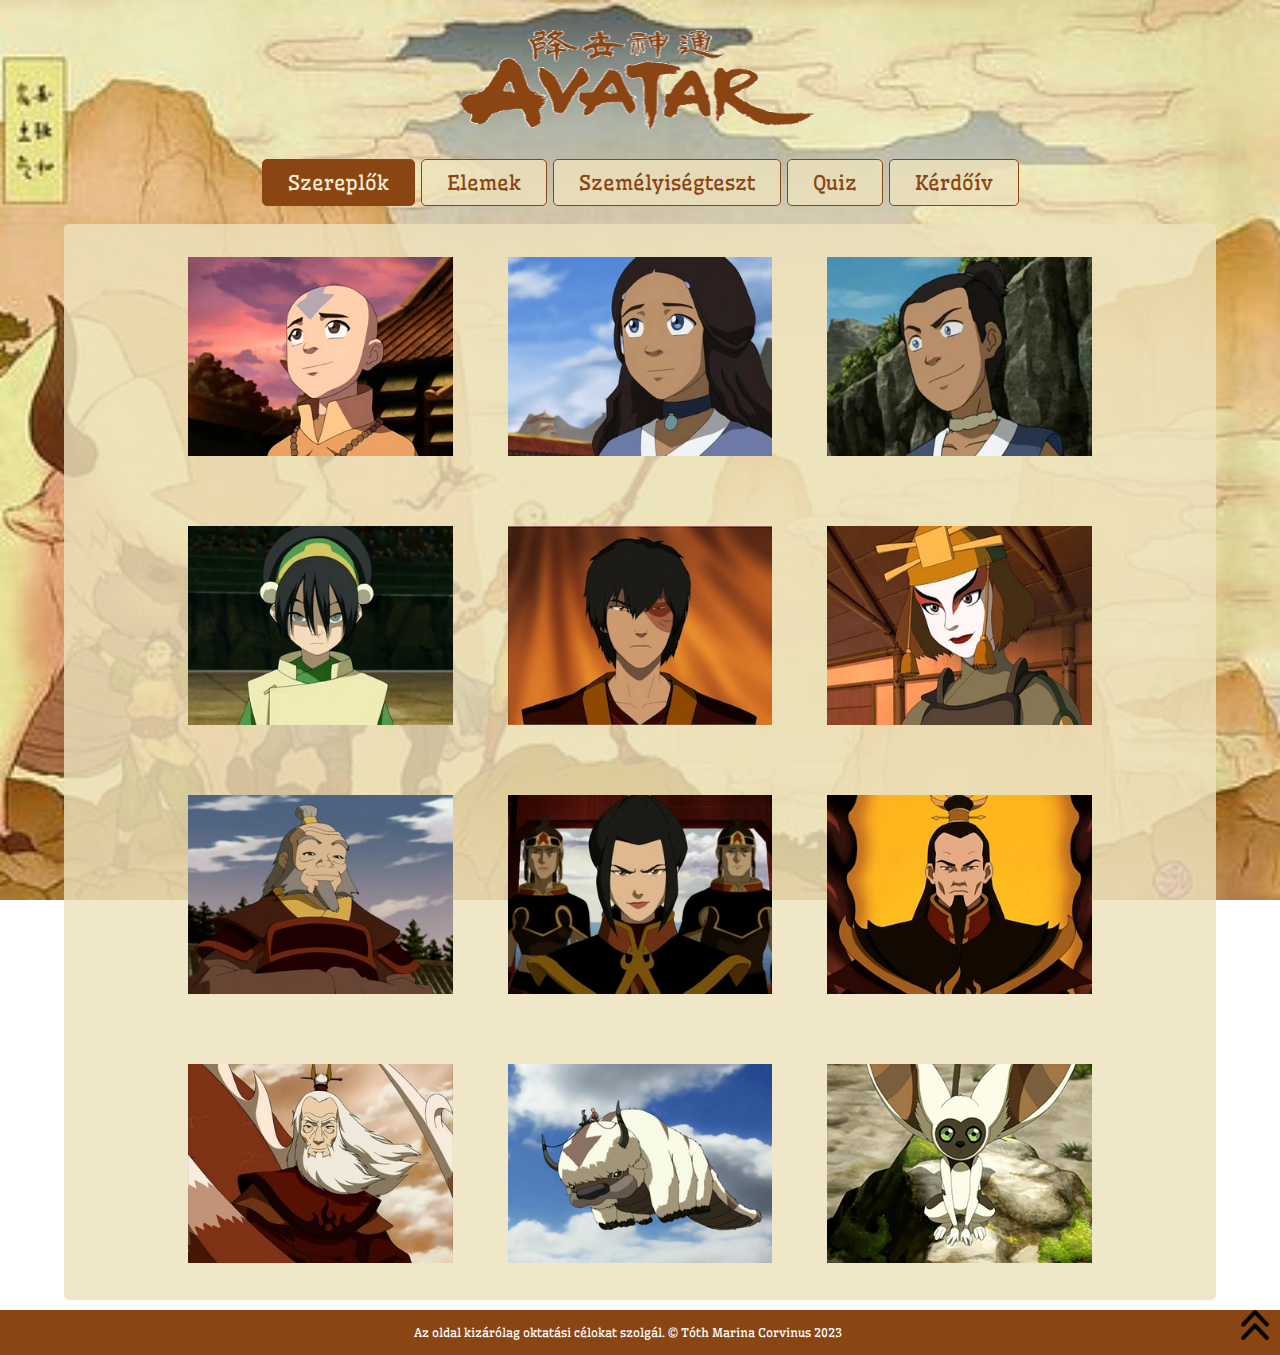
<file: index.html>
<!DOCTYPE html>
<html lang="hu">
<head>
    <meta charset="UTF-8">
    <meta name="viewport" content="width=device-width>, initial-scale=1.0">
    <meta name="author" content="Tóth Marina">
    <meta name="copyright" content="Csak tanulmányi célokra">
    <meta name="deccribtion" content="Avatar: Az utolsó léghajlító animációs sorozat bemutatása">

    <title>A:TLA</title>
    <link rel="shortcut icon" href="kepek/favicon/favicon_siklo.jpg" type="image/x-icon">
    <link rel="stylesheet" href="style.css">
    <script src="script_avatar.js"></script>
    
</head>
<body>
    
    <header id="sotet"><a href="#"><img class="fejlec" src="kepek/fejlec.png" alt="Avatar"></a></header>
    
    <nav>
    <ul>
        <li><a href="#" class="active">Szereplők</a></li>  
        <li><a href="world.html">Elemek</a></li>  
        <li><a href="szemteszt.html">Személyiségteszt</a></li>  
        <li><a href="quiz.html">Quiz</a></li>  
        <li><a href="kerdoiv.html">Kérdőív</a></li>  
    </ul>
    </nav>
    
    <div>
    <article class="szereplok">
        <img class ="cast nagyobb" id="cast_kep1" src="cast/kep1.jpg" alt="Avatar Aang" onmouseover=EgerFelette(11) onmouseout="EgerFelette(1)">    
        <img class ="cast nagyobb" id="cast_kep2" src="cast/kep2.jpg" alt="Katara" onmouseover=EgerFelette(22) onmouseout="EgerFelette(2)"> 
        <img class ="cast nagyobb" id="cast_kep3" src="cast/kep3.jpg" alt="Sokka" onmouseover=EgerFelette(33) onmouseout="EgerFelette(3)">
        <img class ="cast nagyobb" id="cast_kep4" src="cast/kep4.jpg" alt="Toph Beifong" onmouseover=EgerFelette(44) onmouseout="EgerFelette(4)">
        <img class ="cast nagyobb" id="cast_kep5" src="cast/kep5.jpg" alt="Zuko" onmouseover=EgerFelette(55) onmouseout="EgerFelette(5)">
        <img class ="cast nagyobb" id="cast_kep6" src="cast/kep6.jpg" alt="Suki" onmouseover=EgerFelette(66) onmouseout="EgerFelette(6)">
        <img class ="cast nagyobb" id="cast_kep7" src="cast/kep7.jpg" alt="Iroh" onmouseover=EgerFelette(77) onmouseout="EgerFelette(7)">
        <img class ="cast nagyobb" id="cast_kep8" src="cast/kep8.jpg" alt="Azula" onmouseover=EgerFelette(88) onmouseout="EgerFelette(8)">
        <img class ="cast nagyobb" id="cast_kep9" src="cast/kep9.jpg" alt="Tűz Ura Ozai" onmouseover=EgerFelette(99) onmouseout="EgerFelette(9)">
        <img class ="cast nagyobb" id="cast_kep10" src="cast/kep10.jpg" alt="Avatar Roku" onmouseover=EgerFelette(100) onmouseout="EgerFelette(10)">
        <img class ="cast nagyobb" id="cast_kep20" src="cast/kep20.jpg" alt="Appa" onmouseover=EgerFelette(200) onmouseout="EgerFelette(20)">
        <img class ="cast nagyobb" id="cast_kep30" src="cast/kep30.jpg" alt="Momo" onmouseover=EgerFelette(300) onmouseout="EgerFelette(30)">
    </article>
    
    </div>
    <img src="kepek/arrow.png" alt="Felfelé mutató nyíl" class="nyil" onclick="Fel()">
    <footer>Az oldal kizárólag oktatási célokat szolgál. &copy; Tóth Marina Corvinus 2023</footer>

</body>
</html>
</file>
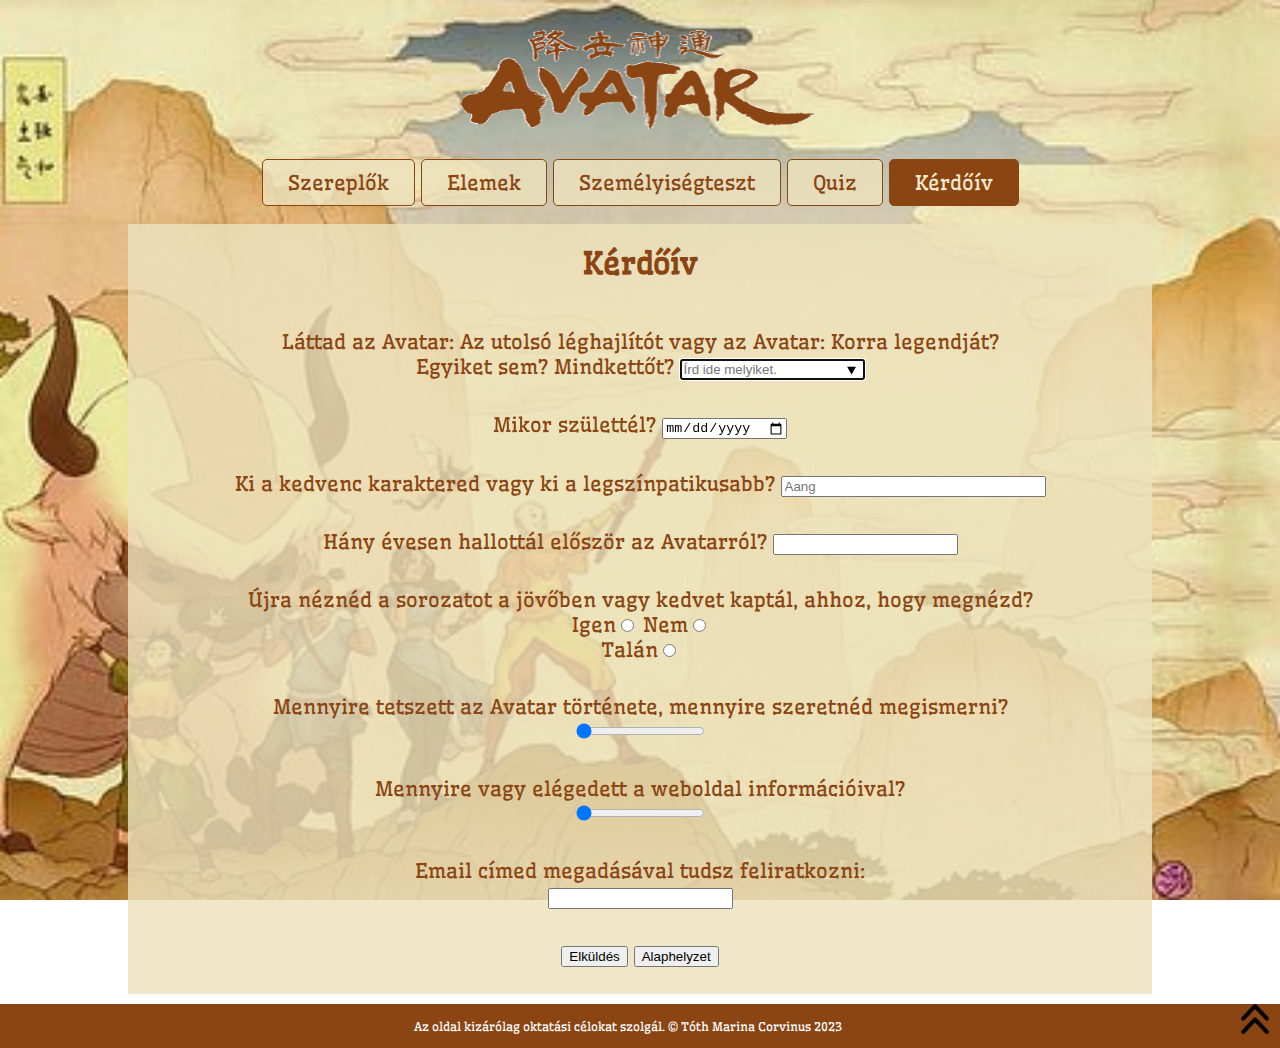
<file: kerdoiv.html>
<!DOCTYPE html>
<html lang="hu">
<head>
    <meta charset="UTF-8">
    <meta name="viewport" content="width=device-width>, initial-scale=1.0">
    <meta name="author" content="Tóth Marina">
    <meta name="copyright" content="Csak tanulmányi célokra">
    <meta name="deccribtion" content="Avatar: Az utolsó léghajlító animációs sorozat bemutatása">

    <title>A:TLA - Kérdőív</title>
    <link rel="shortcut icon" href="kepek/favicon/favicon_siklo.jpg" type="image/x-icon">
    <link rel="stylesheet" href="style.css">
    <script src="urlap_validalas/jquery-3.7.1.min.js"></script>
    <script src="urlap_validalas/jquery-validation-1.19.5/dist/jquery.validate.js"></script>
    <script src="script_avatar.js"></script>
    <script>
      $(document).ready(function(){
      $("#kerdoivform").validate({
  
      rules: {
      latotthoz: "required",
      szulido: "required",
      nev: {
      required: true,
      minlength:2,
      },
      kor: "required",
      ujra: {
      required: true,
      },
      feliratkozo: {
      required: true,
      email: true
      },
      },
      messages: {
      latotthoz: "<br>Kérlek írd be melyiket ismered!",
      szulido: "<br>Add meg a születési dátumod!",
      nev: "<br>Írd be egy karakter nevét!",
      kor: "<br>Add meg hány éves voltál!",
      ujra: "<p>Válassz egyet!</p>",
      
      feliratkozo: "<br>Valós email címet adj meg!",
      },
      });
      });
    </script>
    <style>
        label.error {
            color: #FB3A3A;
            font-weight: bold;
        }
    </style>
</head>
<body>
    <header><a href="index.html"><img class="fejlec" src="kepek/fejlec.png" alt="Avatar"></a></header>
    <nav>
        <ul>
            <li><a href="index.html" >Szereplők</a></li>
            <li><a href="world.html">Elemek</a></li>
            <li><a href="szemteszt.html">Személyiségteszt</a></li>
            <li><a href="quiz.html" >Quiz</a></li>
            <li><a href="#" class="active">Kérdőív</a></li>
         </ul>
        </nav>
    <form id="kerdoivform" class="quizform" method="post" action="http://szamtud.uni-corvinus.hu/receive.php">
        <table class="kerdoiv">
            <caption class="kerdoiv">Kérdőív</caption>
            <tr>                
                <td class="kerdoiv"><label for="elsohoz">Láttad az Avatar: Az utolsó léghajlítót vagy az Avatar: Korra legendját?<br>Egyiket sem? Mindkettőt?</label>
                    <input type="text" list="elso" id="elsohoz"  name="latotthoz" placeholder="Írd ide melyiket." autofocus>
                    <datalist id="elso">
                        <option value="Avatar: Az utolsó léghajlító"></option>
                        <option value="Avatar: Korra legendja"></option>
                        <option value="Mindkettőt"></option>
                        <option value="Egyiket sem"></option>
                    </datalist>

                </td>
            </tr>
            <tr>
                <td class="kerdoiv"><label for="masodik">Mikor születtél?</label>
                    <input type="date" name="szulido" id="masodik" required>
                </td>
            </tr>
            <tr>
                <td class="kerdoiv"><label for="harmadik">Ki a kedvenc karaktered vagy ki a legszínpatikusabb?</label>
                    <input type="text" size="30" placeholder="Aang" name="nev" id="harmadik" required>
                </td>
            </tr>
            <tr>
                <td class="kerdoiv"><label for="negyedik">Hány évesen hallottál először az Avatarról?</label>
                    <input type="number" name="kor" id="negyedik" required>
                </td>
            </tr>
            <tr>
                <td class="kerdoiv"><label for="otodikI">Újra néznéd a sorozatot a jövőben vagy kedvet kaptál, ahhoz, hogy megnézd?</label><br>
                    <label for="otodikI">Igen</label><input type="radio" name="ujra" id="otodikI" value="igen">
                    <label for="otodikN">Nem</label><input type="radio" name="ujra" id="otodikN" value="nem"><br>
                    <label for="otodikT">Talán</label><input type="radio" name="ujra" id="otodikT" value="talan">
                </td>
            </tr>
            <tr>
                <td class="kerdoiv"><label for="hatodik">Mennyire tetszett az Avatar története, mennyire szeretnéd megismerni?</label><br>
                    <input type="range" min="1" max="10" step ="1" value ="1" name="tetszett" id="hatodik">                    
                </td>
            </tr>
            <tr>
                <td class="kerdoiv"><label for="hetedik">Mennyire vagy elégedett a weboldal információival?</label><br>
                    <input type="range" min="1" max="10" step ="1" value ="1" name="elegedett" id="hetedik">
                </td>
            </tr>
            <tr>
                <td class="kerdoiv"><label for="nyolcadik">Email címed megadásával tudsz feliratkozni:</label><br>
                    <input type="email" name="feliratkozo" id="nyolcadik">
                </td>
            </tr>
            <tr>
                <td class="kerdoiv">
                    <input type="submit" name="kuldes" id="kuld" value="Elküldés">
                    <input type="button" name="torles" id="torol" value="Alaphelyzet" onclick="window.location.reload()">
                </td>
            </tr>
        </table>
    </form>
    <img src="kepek/arrow.png" alt="Felfelé mutató nyíl" class="nyil" onclick="Fel()">
    <footer>Az oldal kizárólag oktatási célokat szolgál. &copy; Tóth Marina Corvinus 2023</footer>
</body>
</html>
</file>
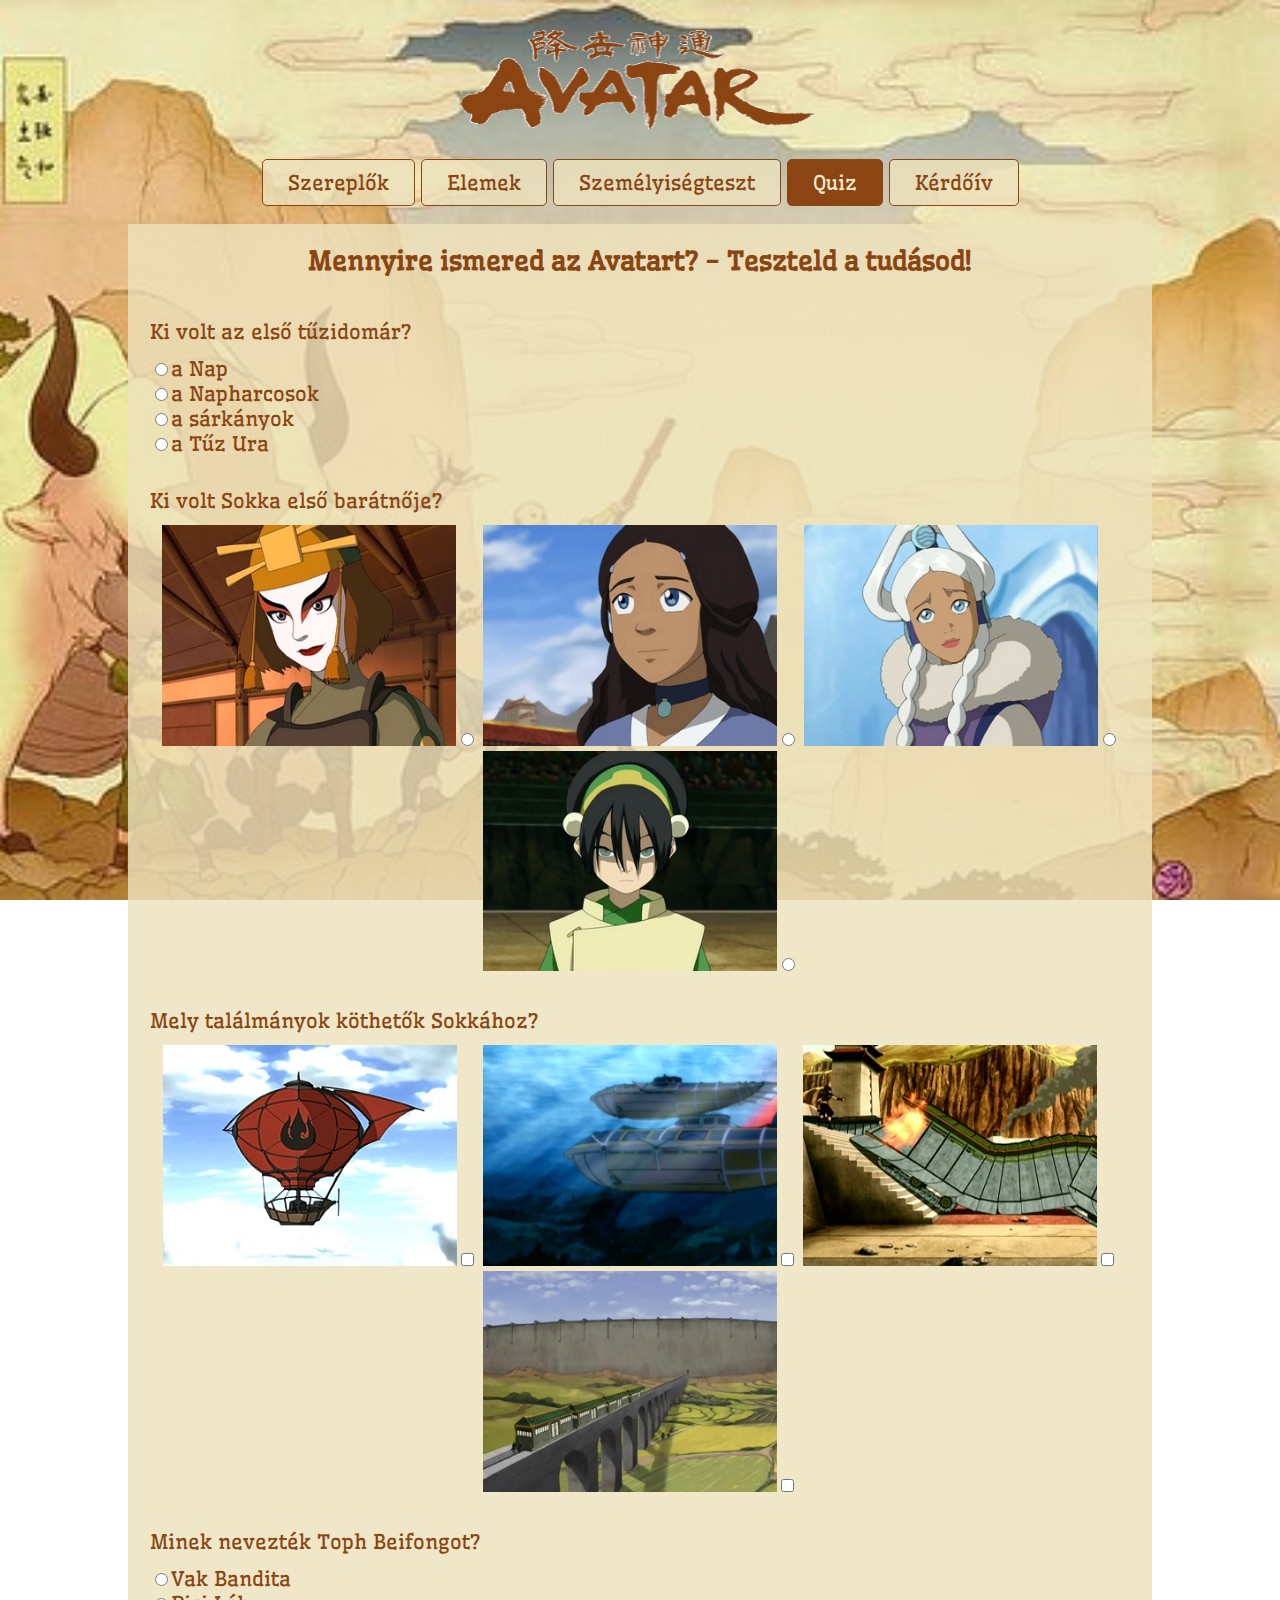
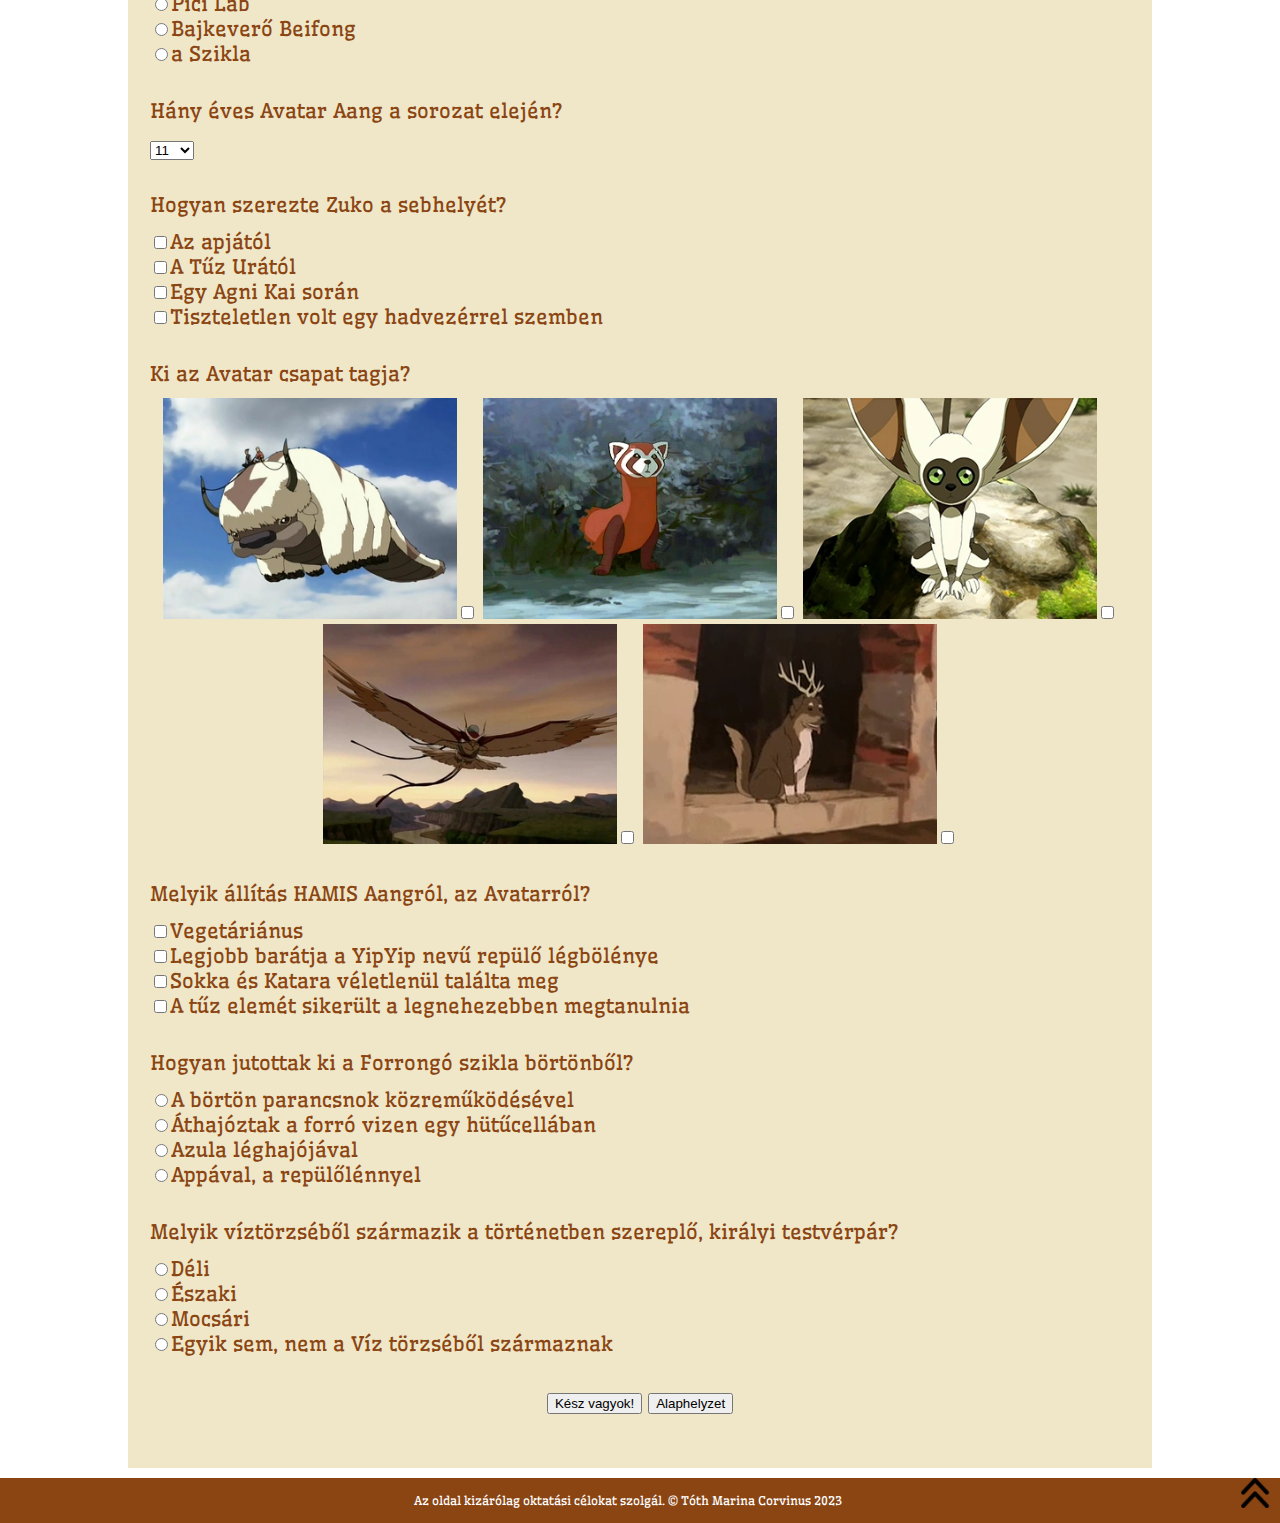
<file: quiz.html>
<!DOCTYPE html>
<html lang="hu">
<head>
    <meta charset="UTF-8">
    <meta name="viewport" content="width=device-width>, initial-scale=1.0">
    <meta name="author" content="Tóth Marina">
    <meta name="copyright" content="Csak tanulmányi célokra">
    <meta name="deccribtion" content="Avatar: Az utolsó léghajlító animációs sorozat bemutatása">

    <title>A:TLA - Quiz</title>
    <link rel="shortcut icon" href="kepek/favicon/favicon_siklo.jpg" type="image/x-icon">
    <link rel="stylesheet" href="style.css">
</head>
<body>
    <header><a href="index.html"><img class="fejlec" src="kepek/fejlec.png" alt="Avatar"></a></header>
    <nav>
        <ul>
            <li><a href="index.html" >Szereplők</a></li>
            <li><a href="world.html">Elemek</a></li>
            <li><a href="szemteszt.html">Személyiségteszt</a></li>
            <li><a href="#" class="active">Quiz</a></li>
            <li><a href="kerdoiv.html">Kérdőív</a></li>
         </ul>
        </nav>
    <form class="quizform">
    <table class="quiz">
        <caption class="quiz">Mennyire ismered az Avatart? - Teszteld a tudásod!</caption>
        <tr>
            <td>Ki volt az első tűzidomár?</td>
        </tr>
        <tr>
            <td>
                <input type="radio" name="elso" id="egy1"><label for="egy1">a Nap</label><br>
                <input type="radio" name="elso" id="egy2"><label for="egy2">a Napharcosok</label><br>
                <input type="radio" name="elso" id="egy3"><label for="egy3">a sárkányok</label><br>
                <input type="radio" name="elso" id="egy4"><label for="egy4">a Tűz Ura</label>
                <p id="eredmeny1" class="quiz_eredmeny"></p>
            </td>
        </tr>
        <tr>
            <td>Ki volt Sokka első barátnője?</td>
        </tr>
        <tr>
            <td class="quiz2">
                <label for="ketto1"><img class="quiz2" src="cast/kep6.jpg" alt="Suki"></label><input type="radio" name="masodik" id="ketto1">
                <label for="ketto2"><img class="quiz2" src="cast/kep2.jpg" alt="Katara"></label><input type="radio" name="masodik" id="ketto2">
                <label for="ketto3"><img class="quiz2" src="kepek/teszt/kep_quiz1.jpg" alt="Yue hercegnő"></label><input type="radio" name="masodik" id="ketto3">
                <label for="ketto4"><img class="quiz2" src="cast/kep4.jpg" alt="Toph"></label><input type="radio" name="masodik" id="ketto4">
                <p id="eredmeny2" class="quiz_eredmeny"></p>
            </td>
        </tr>
        <tr>
            <td>Mely találmányok köthetők Sokkához?</td>
        </tr>
        <tr>
            <td class="quiz2">
                <label for="harom1"><img class="quiz2" src="kepek/teszt/harom1.jpg" alt="Légahjó"></label><input type="checkbox" name="harmadik1" id="harom1">
                <label for="harom2"><img class="quiz2" src="kepek/teszt/harom2.jpg" alt="Tengeralattjáró"></label><input type="checkbox" name="harmadik2" id="harom2">
                <label for="harom3"><img class="quiz2" src="kepek/teszt/harom3.jpg" alt="Tank"></label><input type="checkbox" name="harmadik3" id="harom3">
                <label for="harom4"><img class="quiz2" src="kepek/teszt/harom4.jpg" alt="Felüljáró vonat"></label><input type="checkbox" name="harmadik4" id="harom4">
                <p id="eredmeny3" class="quiz_eredmeny"></p>
            </td>
        </tr>
        <tr>
            <td>Minek nevezték Toph Beifongot?</td>
        </tr>
        <tr>
            <td>
                <input type="radio" name="negyedik" id="negy1"><label for="negy1">Vak Bandita</label><br>
                <input type="radio" name="negyedik" id="negy2"><label for="negy2">Pici Láb</label><br>
                <input type="radio" name="negyedik" id="negy3"><label for="negy3">Bajkeverő Beifong</label><br>
                <input type="radio" name="negyedik" id="negy4"><label for="negy4">a Szikla</label>
                <p id="eredmeny4" class="quiz_eredmeny"></p>
            </td>
        </tr>
        <tr>
            <td>Hány éves Avatar Aang a sorozat elején?</td>
        </tr>
        <tr>
            <td>
                <select name="otodik" id="ot">
                    <option id="11">11</option>
                    <option id="12">12</option>
                    <option id="13">13</option>
                    <option id="14">14</option>
                    <option id="15">15</option>
                    <option id="112">112</option>
                    <option id="113">113</option>
                    <option id="114">114</option>
                    <option id="115">115</option>
                </select>
                <p id="eredmeny5" class="quiz_eredmeny"></p>
            </td>
        </tr>
        <tr>
            <td>Hogyan szerezte Zuko a sebhelyét?</td>
        </tr>
        <tr>
            <td>
                <input type="checkbox" name="hatodik1" id="hat1"><label for="hat1">Az apjától</label><br>
                <input type="checkbox" name="hatodik2" id="hat2"><label for="hat2">A Tűz Urától</label><br>
                <input type="checkbox" name="hatodik3" id="hat3"><label for="hat3">Egy Agni Kai során</label><br>
                <input type="checkbox" name="hatodik4" id="hat4"><label for="hat4">Tiszteletlen volt egy hadvezérrel szemben</label><br>
                <p id="eredmeny6" class="quiz_eredmeny"></p>
            </td>
        </tr>
        <tr>
            <td>Ki az Avatar csapat tagja?</td>
        </tr>
        <tr>
            <td class="quiz2">
                <label for="het1"><img class="quiz2" src="cast/kep20.jpg" alt="Appa"></label><input type="checkbox" name="hetedik1" id="het1">
                <label for="het2"><img class="quiz2" src="kepek/teszt/het1.jpg" alt="Vöröspanda"></label><input type="checkbox" name="hetedik2" id="het2">
                <label for="het3"><img class="quiz2" src="cast/kep30.jpg" alt="Momo"></label><input type="checkbox" name="hetedik3" id="het3">
                <label for="het4"><img class="quiz2" src="kepek/teszt/het2.jpg" alt="Sólyom"></label><input type="checkbox" name="hetedik4" id="het4">
                <label for="het5"><img class="quiz2" src="kepek/teszt/het3.jpg" alt="Szarvaskutya"></label><input type="checkbox" name="hetedik5" id="het5">
                <p id="eredmeny7" class="quiz_eredmeny"></p>
            </td>
        </tr>
        <tr>
            <td>Melyik állítás HAMIS Aangról, az Avatarról?</td>
        </tr>
        <tr>
            <td><input type="checkbox" name="nyolcadik1" id="nyolc1"><label for="nyolc1">Vegetáriánus</label><br>
                <input type="checkbox" name="nyolcadik2" id="nyolc2"><label for="nyolc2">Legjobb barátja a YipYip nevű repülő légbölénye</label><br>
                <input type="checkbox" name="nyolcadik3" id="nyolc3"><label for="nyolc3">Sokka és Katara véletlenül találta meg</label><br>
                <input type="checkbox" name="nyolcadik4" id="nyolc4"><label for="nyolc4">A tűz elemét sikerült a legnehezebben megtanulnia</label><br>
                <p id="eredmeny8" class="quiz_eredmeny"></p>
            </td>
        </tr>
        <tr>
            <td>Hogyan jutottak ki a Forrongó szikla börtönből?</td>
        </tr>
        <tr>
            <td>
                <input type="radio" name="kilencedik" id="kilenc1"><label for="kilenc1">A börtön parancsnok közreműködésével</label><br>
                <input type="radio" name="kilencedik" id="kilenc2"><label for="kilenc2">Áthajóztak a forró vizen egy hütűcellában</label><br>
                <input type="radio" name="kilencedik" id="kilenc3"><label for="kilenc3">Azula léghajójával</label><br>
                <input type="radio" name="kilencedik" id="kilenc4"><label for="kilenc4">Appával, a repülőlénnyel</label><br>
                <p id="eredmeny9" class="quiz_eredmeny"></p>
            </td>   
        </tr>
        <tr>
            <td>Melyik víztörzséből származik a történetben szereplő, királyi testvérpár?</td>
        </tr>
        <tr>
            <td>
                <input type="radio" name="tizedik" id="tiz1"><label for="tiz1">Déli</label><br>
                <input type="radio" name="tizedik" id="tiz2"><label for="tiz2">Északi</label><br>
                <input type="radio" name="tizedik" id="tiz3"><label for="tiz3">Mocsári</label><br>
                <input type="radio" name="tizedik" id="tiz4"><label for="tiz4">Egyik sem, nem a Víz törzséből származnak</label><br>
                <p id="eredmeny10" class="quiz_eredmeny"></p>
            </td>
        </tr>
        <tr>
            <td class="gombok"><input type="button" value="Kész vagyok!" onclick="elkuldes()">
                <input type="reset" value="Alaphelyzet" onClick="ures()">
                <p id="eredmeny" class="quiz_eredmeny" style="text-align: center; font-size: 32px;"></p>
                
            </td>
        </tr>
    </table>
</form>
<img src="kepek/arrow.png" alt="Felfelé mutató nyíl" class="nyil" onclick="Fel()">
    <footer>Az oldal kizárólag oktatási célokat szolgál. &copy; Tóth Marina Corvinus 2023</footer>
    <script src="script_avatar.js">
        
        
    </script>
</body>
</html>
</file>
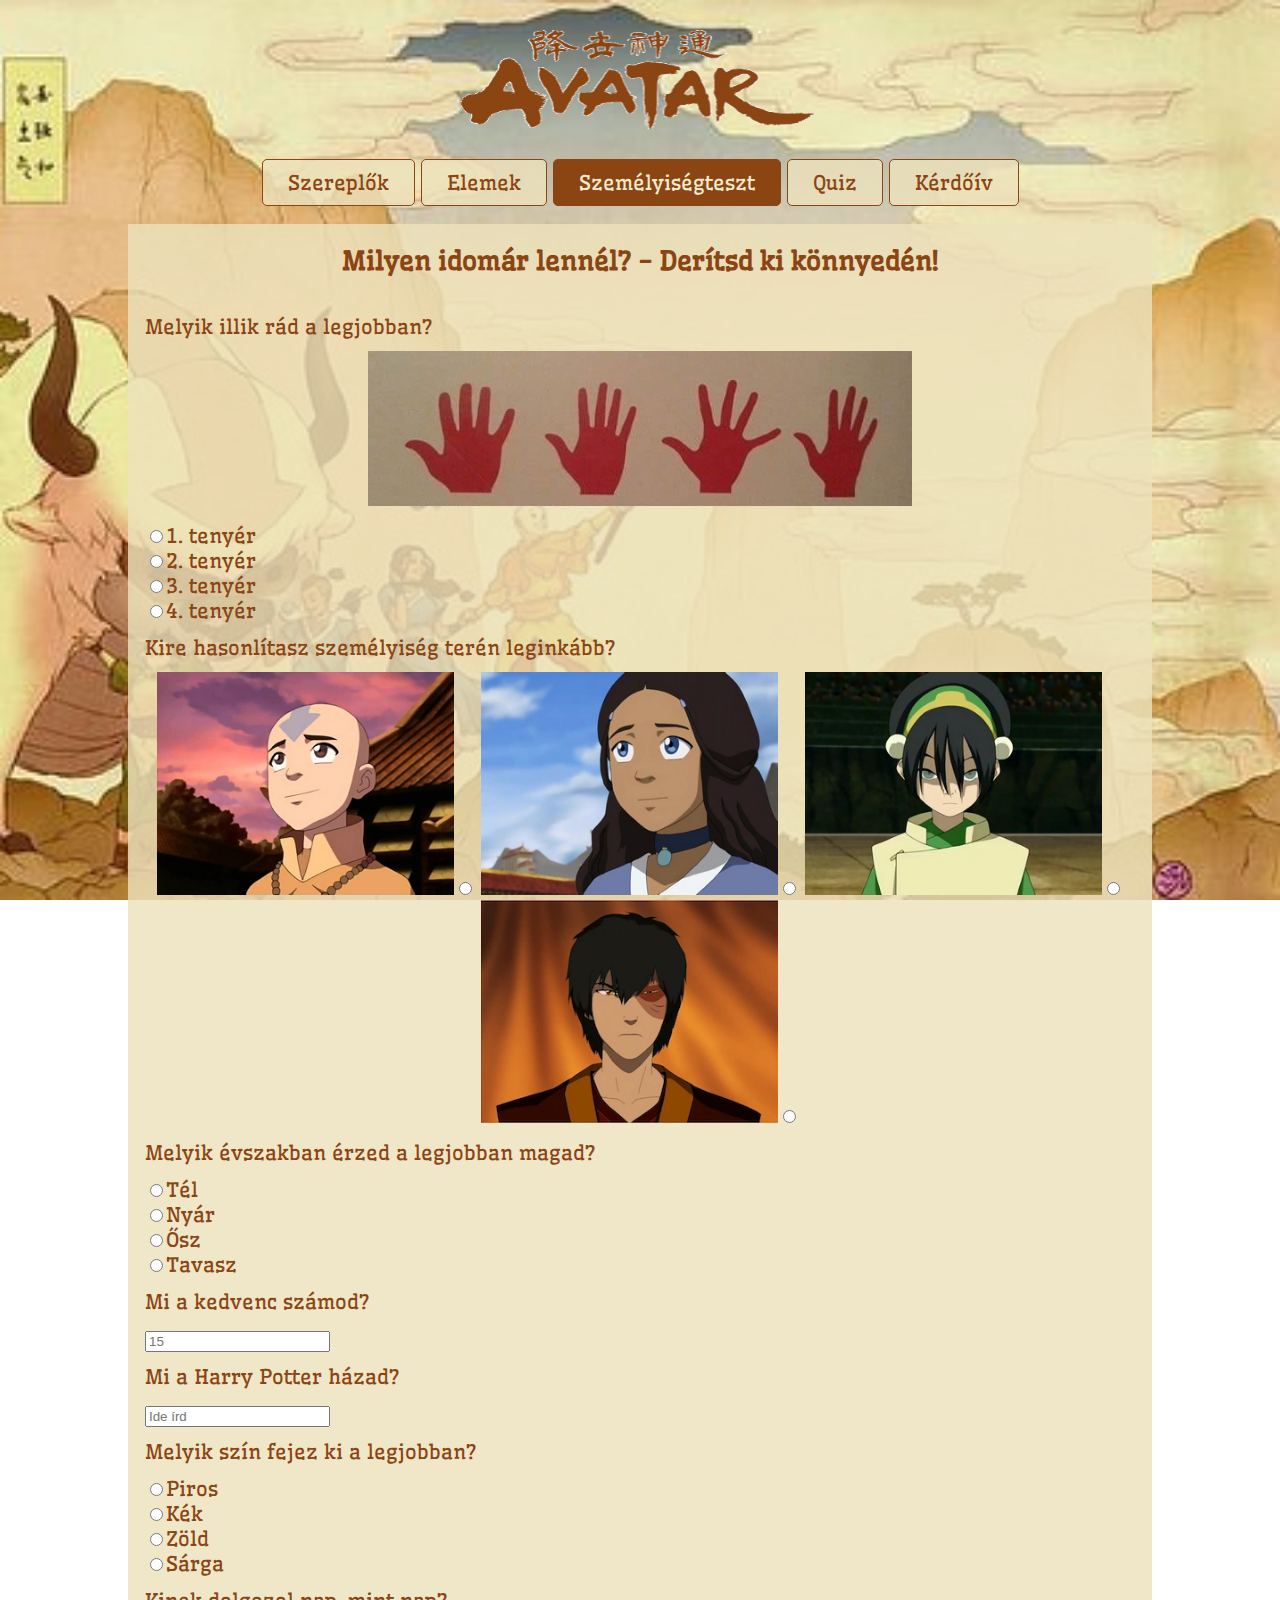
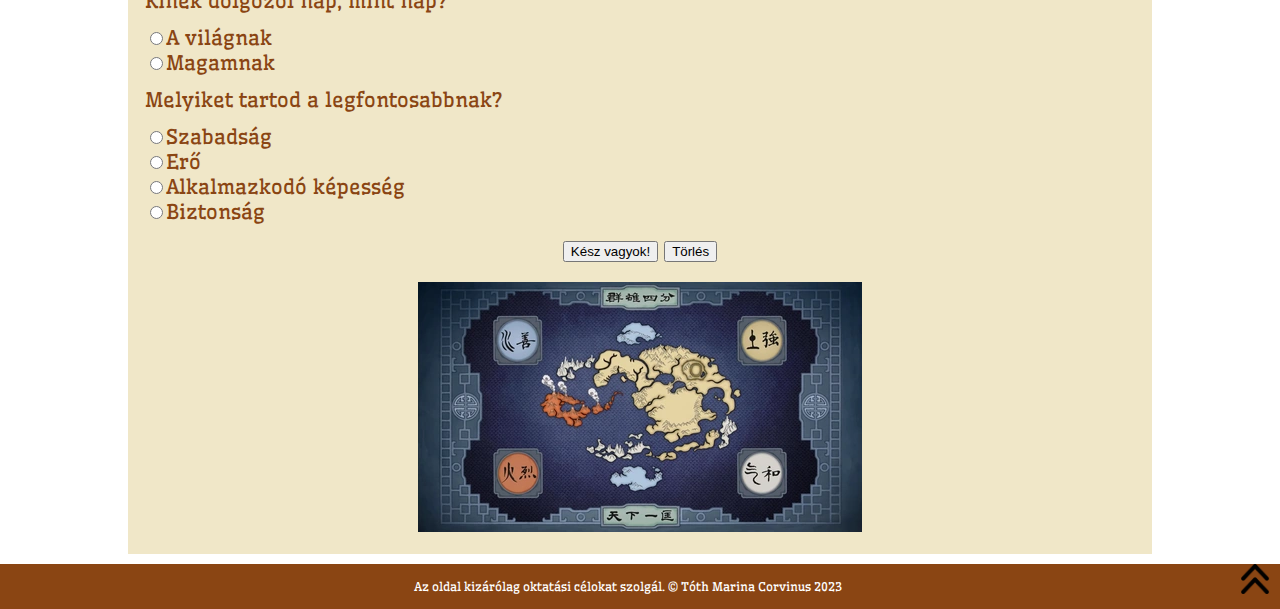
<file: szemteszt.html>
<!DOCTYPE html>
<html lang="hu">
<head>
    <meta charset="UTF-8">
    <meta name="viewport" content="width=device-width>, initial-scale=1.0">
    <meta name="author" content="Tóth Marina">
    <meta name="copyright" content="Csak tanulmányi célokra">
    <meta name="deccribtion" content="Avatar: Az utolsó léghajlító animációs sorozat bemutatása">

    <title>A:TLA - Személyiségteszt</title>
    <link rel="shortcut icon" href="kepek/favicon/favicon_siklo.jpg" type="image/x-icon">
    <link rel="stylesheet" href="style.css">
    <script src="script_avatar.js"></script>
    
</head>
<body>
    <header><a href="index.html"><img class="fejlec" src="kepek/fejlec.png" alt="Avatar"></a></header>
    <nav>
    <ul>
        <li><a href="index.html" >Szereplők</a></li>
        <li><a href="world.html">Elemek</a></li>
        <li><a href="#" class="active">Személyiségteszt</a></li>
        <li><a href="quiz.html">Quiz</a></li>
        <li><a href="kerdoiv.html">Kérdőív</a></li>
     </ul>
    </nav>
    <form class="quizform" id="szemelyiseg">
        <table class="szemteszt">
            <caption class="quiz">Milyen idomár lennél? - Derítsd ki könnyedén!</caption>
            <tr>
                <td>Melyik illik rád a legjobban?</td>
            </tr>
            <tr>
                <td class="szemteszt">
                    <img src="kepek/szemteszt_kepek/kezek.jpg" alt="4 féle kéztípus" class="szemteszt">
                </td>
            </tr>
            <tr>
                <td>
                    
                    <input type="radio" name="elso" id="egy1"><label for="egy1">1. tenyér</label><br>
                    <input type="radio" name="elso" id="egy2"><label for="egy2">2. tenyér</label><br>
                    <input type="radio" name="elso" id="egy3"><label for="egy3">3. tenyér</label><br>
                    <input type="radio" name="elso" id="egy4"><label for="egy4">4. tenyér</label><br>

                </td>
            </tr>
            <tr>
                <td>Kire hasonlítasz személyiség terén leginkább?</td>
            </tr>
            <tr>
                <td class="quiz2">
                    <label for="ketto1"><img class="quiz2" src="cast/kep1.jpg" alt="Avatar Aang"></label><input type="radio" name="masodik" id="ketto1">
                    <label for="ketto2"><img class="quiz2" src="cast/kep2.jpg" alt="Katara"></label><input type="radio" name="masodik" id="ketto2">
                    <label for="ketto3"><img class="quiz2" src="cast/kep4.jpg" alt="Toph"></label><input type="radio" name="masodik" id="ketto3">
                    <label for="ketto4"><img class="quiz2" src="cast/kep5.jpg" alt="Zuko"></label><input type="radio" name="masodik" id="ketto4"><br>
                </td>
            </tr>
            <tr>
                <td>Melyik évszakban érzed a legjobban magad?</td>
            </tr>
            <tr>
                <td>
                    <input type="radio" name="harmadik" id="harom1"><label for="harom1">Tél</label><br>
                    <input type="radio" name="harmadik" id="harom2"><label for="harom2">Nyár</label><br>
                    <input type="radio" name="harmadik" id="harom3"><label for="harom3">Ősz</label><br>
                    <input type="radio" name="harmadik" id="harom4"><label for="harom4">Tavasz</label><br>
                </td>
            </tr>
            <tr>
                <td>Mi a kedvenc számod?</td>
            </tr>
            <tr>
                <td><input type="number" name="negyedik" id="negy" placeholder="15"></td>
            </tr>
            <tr>
                <td>Mi a Harry Potter házad?</td>
            </tr>
            <tr>
                <td>
                    <input type="text" list="otodik" name="otodikhez" placeholder="Ide írd">
                    <datalist id="otodik">
                        <option id="ot1" value="Mardekár"></option>
                        <option id="ot2" value="Griffendél"></option>
                        <option id="ot3" value="Hugrabug"></option>
                        <option id="ot4" value="Hollóhát"></option>
                    </datalist>                    
                </td>
            </tr>
            <tr>
                <td>Melyik szín fejez ki a legjobban?</td>
            </tr>
            <tr>
                <td>
                    <input type="radio" name="hatodik" id="hat1"><label for="hat1">Piros</label><br>
                    <input type="radio" name="hatodik" id="hat2"><label for="hat2">Kék</label><br>
                    <input type="radio" name="hatodik" id="hat3"><label for="hat3">Zöld</label><br>
                    <input type="radio" name="hatodik" id="hat4"><label for="hat4">Sárga</label><br>
                    
                </td>
            </tr>
            <tr>
                <td>Kinek dolgozol nap, mint nap?</td>
            </tr>
            <tr>
                <td>
                    <input type="radio" name="hetedik" id="het1"><label for="het1">A világnak</label><br>
                    <input type="radio" name="hetedik" id="het2"><label for="het2">Magamnak</label><br>
                </td>
            </tr>
            <tr>
                <td>Melyiket tartod a legfontosabbnak?</td>
            </tr>
            <tr>
                <td>
                    <input type="radio" name="nyolcadik" id="nyolc1"><label for="nyolc1">Szabadság</label><br>
                    <input type="radio" name="nyolcadik" id="nyolc2"><label for="nyolc2">Erő</label><br>
                    <input type="radio" name="nyolcadik" id="nyolc3"><label for="nyolc3">Alkalmazkodó képesség</label><br>
                    <input type="radio" name="nyolcadik" id="nyolc4"><label for="nyolc4">Biztonság</label><br>
                </td>
            </tr>
            <tr>
                <td style="text-align: center;"><input type="button" value="Kész vagyok!" onclick="Teszteles()">
                    <input type="reset" value="Törlés" onclick="vissza()"><br>
                    <p id="teszt_eredmeny"></p>
                    <p id="t"></p>
                    <img src="kepek/szemteszt_kepek/terkep.jpg" alt="Világtérkép" id="eredmeny_kep">
                </td>
            </tr>
        </table>
    </form>
    <img src="kepek/arrow.png" alt="Felfelé mutató nyíl" class="nyil" onclick="Fel()">
    <footer>Az oldal kizárólag oktatási célokat szolgál. &copy; Tóth Marina Corvinus 2023</footer>
    <script src="script_avatar.js"></script>
    
</body>
</html>
</file>
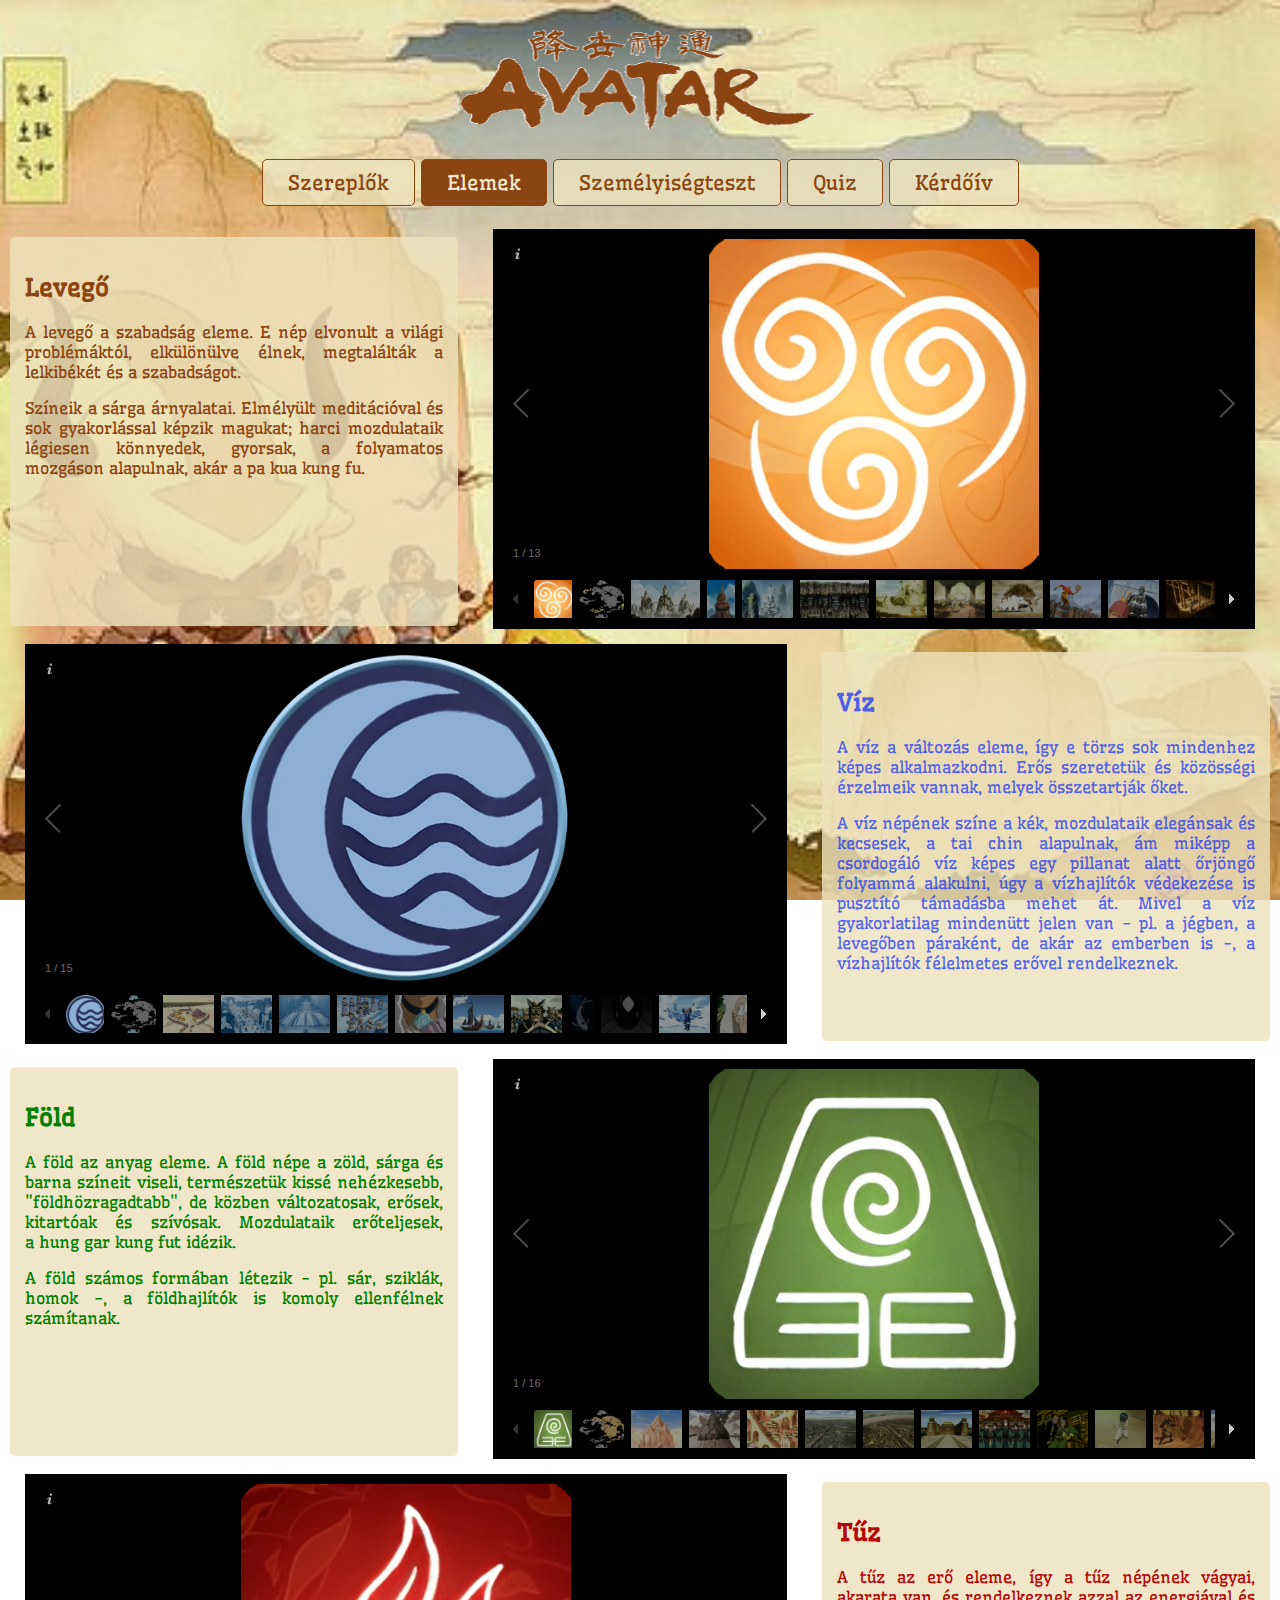
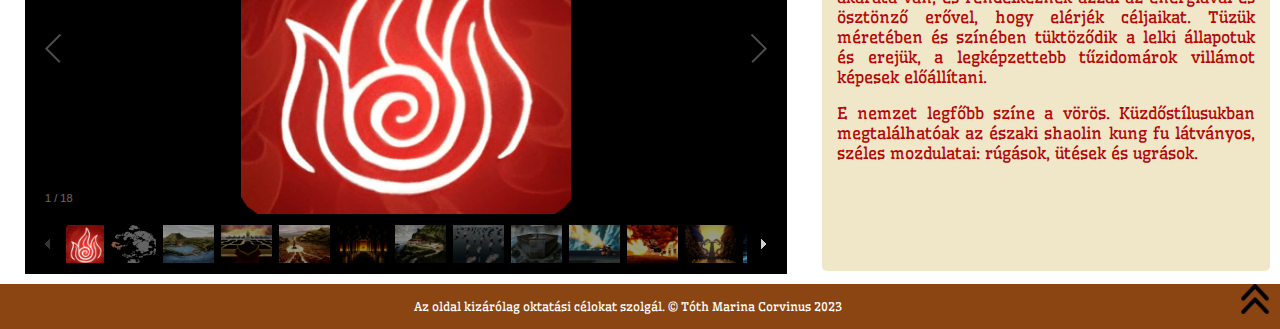
<file: world.html>
<!DOCTYPE html>
<html lang="hu">
<head>
    <meta charset="UTF-8">
    <meta name="viewport" content="width=device-width>, initial-scale=1.0">
    <meta name="author" content="Tóth Marina">
    <meta name="copyright" content="Csak tanulmányi célokra">
    <meta name="deccribtion" content="Avatar: Az utolsó léghajlító animációs sorozat bemutatása">

    <title>A:TLA - Elemek</title>
    <link rel="shortcut icon" href="kepek/favicon/favicon_siklo.jpg" type="image/x-icon">
    <link rel="stylesheet" href="style.css">
    
    <script src="galeria/jquery-3.7.1.js"></script>
    <script src="galeria/galleria-1.6.1/dist/galleria.js"></script>
    <script src="galeria/galleria-1.6.1/dist/themes/classic/galleria.classic.js"></script>
    <script src="script_avatar.js"></script>
    <script> 
        $(document).ready(function () {
    $('#images').galleria(
        width = 300,
        height = 300
    );
    });
    </script>
    <script> 
        $(document).ready(function () {
    $('#images2').galleria(
        width = 300,
        height = 300
    );
    });
    </script>
    <script> 
        $(document).ready(function () {
    $('#images3').galleria(
        width = 300,
        height = 300
    );
    });
    </script>
    <script> 
        $(document).ready(function () {
    $('#images4').galleria(
        width = 300,
        height = 300
    );
    });
    </script>
</head>
<body>

    <header><a href="index.html"><img class="fejlec" src="kepek/fejlec.png" alt="Avatar"></a></header>
    <nav>
    <ul>
       <li><a href="index.html" >Szereplők</a></li>
       <li><a href="#" class="active">Elemek</a></li>
       <li><a href="szemteszt.html">Személyiségteszt</a></li>
       <li><a href="quiz.html">Quiz</a></li>
       <li><a href="kerdoiv.html">Kérdőív</a></li>
    </ul>
    </nav>
    <div class="container">
        <aside class="world">
            <h2 class="w_lev">Levegő</h2>
            <p class="w_lev">A levegő a szabadság eleme. E nép elvonult a világi problémáktól, elkülönülve élnek, megtalálták a lelkibékét és a szabadságot.</p>
            <p class="w_lev">Színeik a sárga árnyalatai. Elmélyült meditációval és sok gyakorlással képzik magukat; harci mozdulataik légiesen könnyedek, gyorsak, a folyamatos mozgáson alapulnak, akár a pa kua kung fu.</p>            
        </aside>
        <article id="images" class="galleria lev">
            <img src="galeria_kepei/levego/levego_logo.jpg" alt="Három egymásba fonódó légörvény" title="A levegő népének szimbóluma">
            <img src="galeria_kepei/levego/levego.terkep.jpg" alt="A levegő népének négy templomának elhelyezkedése" title="Térkép">
            <img src="galeria_kepei/levego/levegoe.jpg" alt="A Keleti levegő templom (felújított változat), a Tűz népe elpusztította" title="A Keleti levegő templom">
            <img src="galeria_kepei/levego/levegon.jpg" alt="Az Északi levegő templom" title="Az Északi levegő templom">
            <img src="galeria_kepei/levego/levegos.jpg" alt="Aang itt töltötte a gyerekkorának elejét" title="A Déli levegő templom">
            <img src="galeria_kepei/levego/levegow.jpg" alt="A Nyugati levegő templom" title="A Nyugati levegő templom">
            <img src="galeria_kepei/levego/levego1.jpg" alt="Fiatal légidomárok pihennek a Déli levegő templom kertjében" title="Fiatal légidomárok">
            <img src="galeria_kepei/levego/levego2.jpg" alt="Repülőbölény borjok játszanak a Keleti légtemplomban" title="Repülőbölény borjok">
            <img src="galeria_kepei/levego/levego3.jpg" alt="Appa és Aang első találkozása a Déli légtemplomban" title="Appa és Aang">
            <img src="galeria_kepei/levego/levego4.jpg" alt="A levegő nomádjainak kedvens sportja, Déli levegő templom" title="Léglabda pálya">
            <img src="galeria_kepei/levego/levego5.jpg" alt="Gyatso mester Aang mentora és tanítója volt" title="Gyatso mester szobra">
            <img src="galeria_kepei/levego/levego6.jpg" alt="Szökőkút, Nyugati levegő templom" title="Nyugati levegő templom">
            <img src="galeria_kepei/levego/levego7.jpg" alt="Avatar Yangchen átadja bölcsességét Avatar Aangnak" title="Avatar Aang és Avatar Yangchen">
        </article>        
    </div>
    <div class="container">
        <article id="images2" class="galleria">
            <img src="galeria_kepei/viz/viz_logo.jpg" alt="A Holdat és az óceánt ábrázolja" title="A víz népének szimbóluma">
            <img src="galeria_kepei/viz/viz_terkep.jpg" alt="A víz népének két törzsének elhelyezkedése" title="Térkép">
            <img src="galeria_kepei/viz/viz1.jpg" alt="Víz déli törzsének falva" title="A Víz Déli törzse">
            <img src="galeria_kepei/viz/viz2.jpg" alt="Víz déli törzsének városa (30 évvel később)" title="A Víz déli törzse">
            <img src="galeria_kepei/viz/viz3.jpg" alt="Víz északi törzsének központja felülnézetből" title="A Víz Északi törzse">
            <img src="galeria_kepei/viz/viz4.jpg" alt="Víz északi törzsének lakói" title="A Víz északi törzse">
            <img src="galeria_kepei/viz/viz5.jpg" alt="Yue hercegnő eljegyzési nyaklánca" title="Eljegyzési nyaklánc">
            <img src="galeria_kepei/viz/viz6.jpg" alt="Víz déli törzsének hajóflottája" title="Flotta">
            <img src="galeria_kepei/viz/viz7.jpg" alt="Víz déli törzsének harcosai" title="Víz népének harci viselte">
            <img src="galeria_kepei/viz/viz8.jpg" alt="Tui, a Hold szelleme, Koi hal formában" title="A Hold szelleme">
            <img src="galeria_kepei/viz/viz9.jpg" alt="La, az óceán szelleme, Koi hal formában" title="Az óceán szelleme">
            <img src="galeria_kepei/viz/viz10.jpg" alt="Pakku mestre, Aang vízidomár tanára" title="Vízidomár">
            <img src="galeria_kepei/viz/viz11.jpg" alt="Hama, a Tűz földjén élő vízidomár" title="Vízidomár">
            <img src="galeria_kepei/viz/viz12.jpg" alt="Katara, Avatar Aang vízidomármestere" title="Vízidomár">
            <img src="galeria_kepei/viz/viz13.jpg" alt="Katara, Avatar Aang vízidomármestere" title="Vízidomár, gyógyító">
        </article>
        <aside class="world">
            <h2 class="w_viz">Víz</h2>
            <p class="w_viz">A víz a változás eleme, így e törzs sok mindenhez képes alkalmazkodni. Erős szeretetük és közösségi érzelmeik vannak, melyek összetartják őket.</p>
            <p class="w_viz">A víz népének színe a kék, mozdulataik elegánsak és kecsesek, a tai chin alapulnak, ám miképp a csordogáló víz képes egy pillanat alatt őrjöngő folyammá alakulni, úgy a vízhajlítók védekezése is pusztító támadásba mehet át. Mivel a víz gyakorlatilag mindenütt jelen van - pl. a jégben, a levegőben páraként, de akár az emberben is -, a vízhajlítók félelmetes erővel rendelkeznek.</p>
            
        </aside>
    </div>
    <div class="container">
        <aside class="world">
            <h2 class="w_fold">Föld</h2>
            <p class="w_fold">A föld az anyag eleme. A föld népe a zöld, sárga és barna színeit viseli, természetük kissé nehézkesebb, "földhözragadtabb", de közben változatosak, erősek, kitartóak és szívósak. Mozdulataik erőteljesek, a hung gar kung fut idézik.</p>
            <p class="w_fold">A föld számos formában létezik - pl. sár, sziklák, homok -, a földhajlítók is komoly ellenfélnek számítanak.</p>
        </aside>
        <article id="images3" class="galleria">
            <img src="galeria_kepei/fold/fold_logo.jpg" alt="A Holdat és az óceánt ábrázolja" title="A víz népének szimbóluma">
            <img src="galeria_kepei/fold/fold_terkep.jpg" alt="A Föld Birodalmának elhelyezkedése" title="Térkép">
            <img src="galeria_kepei/fold/fold1.jpg" alt="Omashu, a Föld Birodalmának ősi városa" title="Omashu">
            <img src="galeria_kepei/fold/fold2.jpg" alt="Új Ozai, a Tűz népe által leigázott Omashu" title="Új Ozai">
            <img src="galeria_kepei/fold/fold3.jpg" alt="Omashu, a Föld Birodalmának ősi városa" title="Omashu közelről">
            <img src="galeria_kepei/fold/fold4.jpg" alt="Ba Sing Se, a Föld Birodalmának fővárosa" title="Ba Sing Se">
            <img src="galeria_kepei/fold/fold5.jpg" alt="Ba Sing Se alsó gyűrűje és város fala" title="Ba Sing Se">
            <img src="galeria_kepei/fold/fold6.jpg" alt="A Föld Királyának lakhelye" title="Királyi Palota">
            <img src="galeria_kepei/fold/fold7.jpg" alt="Kyoshi harcosok, élülön Sukival" title="Kyoshi harcosok">
            <img src="galeria_kepei/fold/fold8.jpg" alt="A Kuei,Föld Királya és tanácsadója, Long Feng " title="A király és tanácsadója">
            <img src="galeria_kepei/fold/fold9.jpg" alt="Toph Beifong, Avatar Aang földidomár mestere" title="Földidomár">
            <img src="galeria_kepei/fold/fold10.jpg" alt="Haru, a lázadók tagja" title="Földidomár">
            <img src="galeria_kepei/fold/fold11.jpg" alt="Toph Beifong, Avatar Aang földidomár mestere" title="Földidomár">
            <img src="galeria_kepei/fold/fold12.jpg" alt="Homokidomárok a sivatagban" title="Földidomárok">
            <img src="galeria_kepei/fold/fold13.jpg" alt="Szeizmikus érzékelés" title="Földidomár">
            <img src="galeria_kepei/fold/fold14.jpg" alt="Az első földidomárok" title="Borzvakondok">
        </article>
        
    </div>
    <div class="container">
        <article id="images4" class="galleria">
            <img src="galeria_kepei/tuz/tuz_logo.jpg" alt="Egy lángot ábrázol" title="A Tűz népének szimbóluma">
            <img src="galeria_kepei/tuz/tuz_terkep.jpg" alt="A tűz földjének elhelyezkedése" title="Térkép">
            <img src="galeria_kepei/tuz/tuz1.jpg" alt="A Tűz népének fővárosa, a királyi család székhelye" title="Kikötő-öböl">
            <img src="galeria_kepei/tuz/tuz2.jpg" alt="Tűz Ura Sozin a hadseregével, a hiború előtt" title="Tűz Ura Sozin">
            <img src="galeria_kepei/tuz/tuz3.jpg" alt="A Tűzura szobra a tér közepén" title="Tűz Ura Ozai">
            <img src="galeria_kepei/tuz/tuz4.jpg" alt="Tűz Ura Ozai trónterme a királyi palotában" title="Trónterem">
            <img src="galeria_kepei/tuz/tuz5.jpg" alt="Iskola a Tűz Birodalmában" title="Iskola">
            <img src="galeria_kepei/tuz/tuz6.jpg" alt="A Tűz népének hadiflottája" title="Flotta">
            <img src="galeria_kepei/tuz/tuz7.jpg" alt="A Tűz népének magas bizontású börtöne" title="Forrongó Szikla">
            <img src="galeria_kepei/tuz/tuz8.jpg" alt="Zuko és Iroh tűzrt hajlítanak" title="Tűzidomárok">
            <img src="galeria_kepei/tuz/tuz9.jpg" alt="Iroh tüzet idomít, a Fehér Lózusz tagjaként" title="Tűzidomár">
            <img src="galeria_kepei/tuz/tuz10.jpg" alt="Az első tűzidomárok" title="Sárkányok">
            <img src="galeria_kepei/tuz/tuz11.jpg" alt="Azula villámot hoz létre" title="Tűzidomár">
            <img src="galeria_kepei/tuz/tuz12.jpg" alt="A Tűz népének fővárosa" title="Főváros">
            <img src="galeria_kepei/tuz/tuz13.jpg" alt="A Tűz népe uralkodó családjának lakhelye" title="Királyi palota">
            <img src="galeria_kepei/tuz/tuz14.jpg" alt="Avatar Aang és tűzidomár mestere gyakorlás közben" title="Tűzidomárok">
            <img src="galeria_kepei/tuz/tuz15.jpg" alt="Azula kék lángja" title="Tűzidomár">
            <img src="galeria_kepei/tuz/tuz16.jpg" alt="Ősi tűzhajlítók, a világtól rejtőzködve élnek" title="Napharcosok">
        </article>
        <aside class="world">
            <h2 class="w_tuz">Tűz</h2>
            <p class="w_tuz">A tűz az erő eleme, így a tűz népének vágyai, akarata van, és rendelkeznek azzal az energiával és ösztönző erővel, hogy elérjék céljaikat. Tüzük méretében és színében tüktöződik a lelki állapotuk és erejük, a legképzettebb tűzidomárok villámot képesek előállítani.</p>
            <p class="w_tuz">E nemzet legfőbb színe a vörös. Küzdőstílusukban megtalálhatóak az északi shaolin kung fu látványos, széles mozdulatai: rúgások, ütések és ugrások.</p>
        </aside>
        
    </div>
<img src="kepek/arrow.png" alt="Felfelé mutató nyíl" class="nyil" onclick="Fel()">
    <footer>Az oldal kizárólag oktatási célokat szolgál. &copy; Tóth Marina Corvinus 2023</footer>
</body>
</html>
</file>
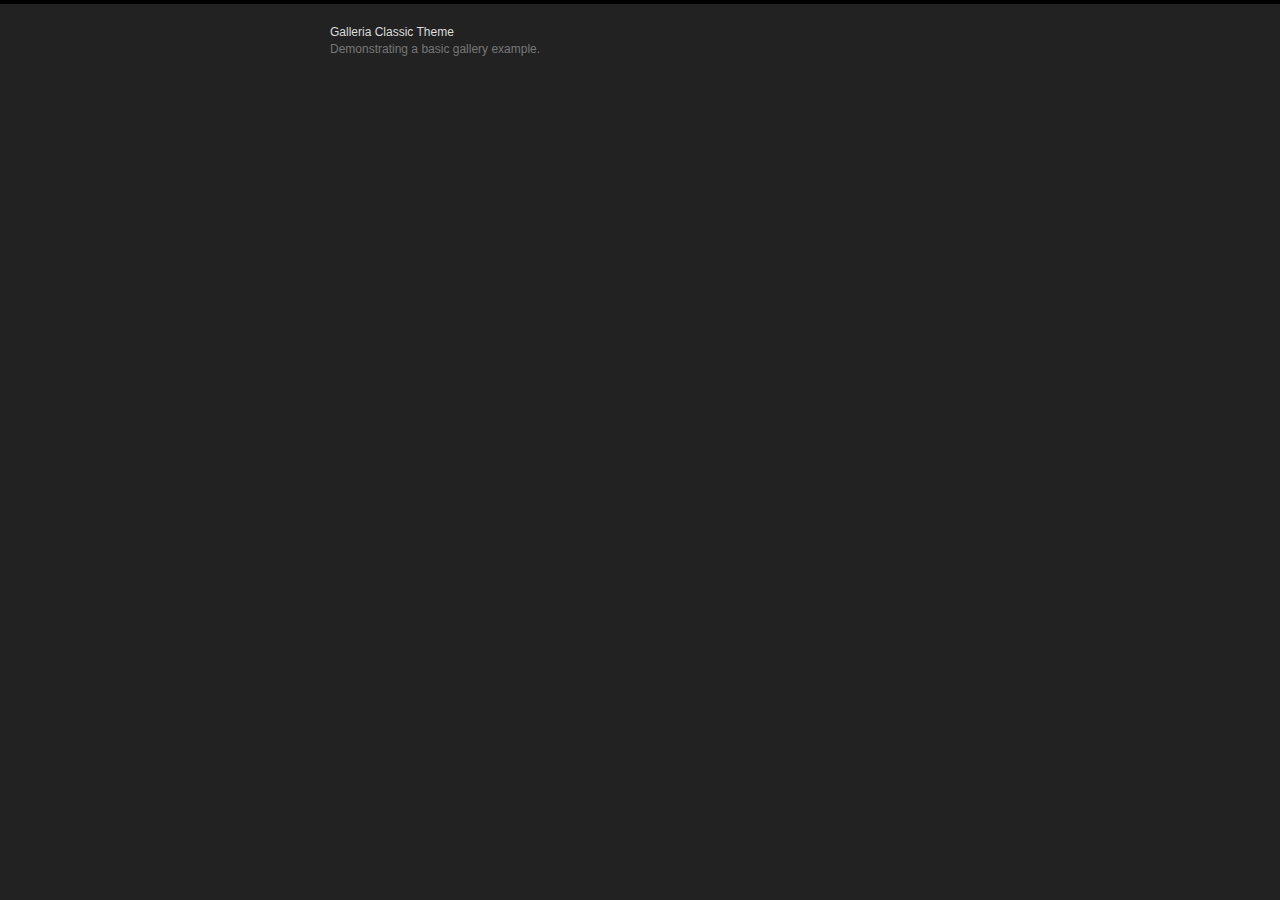
<file: galeria/galleria-1.6.1/dist/themes/classic/demo-retina.html>
<!DOCTYPE html>
<html lang="en">
    <head>
        <meta charset="utf-8">
        <title>Galleria Classic Theme</title>
        <style>

            /* Demo styles */
            html,body{background:#222;margin:0;}
            body{border-top:4px solid #000;}
            .content{color:#777;font:12px/1.4 "helvetica neue",arial,sans-serif;width:620px;margin:20px auto;}
            h1{font-size:12px;font-weight:normal;color:#ddd;margin:0;}
            p{margin:0 0 20px}
            a {color:#22BCB9;text-decoration:none;}
            .galleria-info-description a {color: #bbb;}
            .cred{margin-top:20px;font-size:11px;}

            /* This rule is read by Galleria to define the gallery height: */
            #galleria{height:320px}

        </style>

        <!-- load jQuery -->
        <!-- <script src="https://ajax.googleapis.com/ajax/libs/jquery/3.1.1/jquery.js"></script> -->
        <script src="https://ajax.googleapis.com/ajax/libs/jquery/2.2.4/jquery.js"></script>

        <!-- load Galleria -->
        <script src="../../galleria.js"></script>

    </head>
<body>
    <div class="content">
        <h1>Galleria Classic Theme</h1>
        <p>Demonstrating a basic gallery example.</p>

        <div id="galleria">
            <a href="https://picsum.photos/id/1055/800/500.jpg" data-srcset="https://picsum.photos/id/1055/800/500.jpg 1x, https://picsum.photos/id/1055/1600/1000.jpg 2x">
                <img src="https://picsum.photos/id/1055/150/100.jpg" srcset="https://picsum.photos/id/1055/150/100.jpg 1x, https://picsum.photos/id/1055/300/200.jpg 2x"
                     data-description="by &lt;a href=&quot;https://unsplash.com/photos/12rzbJhQ89E&quot;&gt;Neil Thomas&lt;/a&gt; on &lt;a href=&quot;https://unsplash.com&quot;&gt;Unsplash&lt;/a&gt;"
                     data-title="Calm before the storm">
            </a>
            <a href="https://picsum.photos/id/268/800/500.jpg" data-srcset="https://picsum.photos/id/268/800/500.jpg 1x, https://picsum.photos/id/268/1600/1000.jpg 2x">
                <img src="https://picsum.photos/id/268/150/100.jpg" srcset="https://picsum.photos/id/268/150/100.jpg 1x, https://picsum.photos/id/268/300/200.jpg 2x"
                     data-description="by &lt;a href=&quot;https://unsplash.com/photos/vc3ZOCf5BN8&quot;&gt;davide ragusa&lt;/a&gt; on &lt;a href=&quot;https://unsplash.com&quot;&gt;Unsplash&lt;/a&gt;"
                     data-title="Wooden gate at the beach">
            </a>
            <a href="https://picsum.photos/id/35/800/500.jpg" data-srcset="https://picsum.photos/id/35/800/500.jpg 1x, https://picsum.photos/id/35/1600/1000.jpg 2x">
                <img src="https://picsum.photos/id/35/150/100.jpg" srcset="https://picsum.photos/id/35/150/100.jpg 1x, https://picsum.photos/id/35/300/200.jpg 2x"
                     data-description="by &lt;a href=&quot;https://unsplash.com/photos/znM0ujn2RUA&quot;&gt;Shane Colella&lt;/a&gt; on &lt;a href=&quot;https://unsplash.com&quot;&gt;Unsplash&lt;/a&gt;"
                     data-title="Prickly orange needles">
            </a>
            <a href="https://picsum.photos/id/810/800/500.jpg" data-srcset="https://picsum.photos/id/810/800/500.jpg 1x, https://picsum.photos/id/810/1600/1000.jpg 2x">
                <img src="https://picsum.photos/id/810/150/100.jpg" srcset="https://picsum.photos/id/810/150/100.jpg 1x, https://picsum.photos/id/810/300/200.jpg 2x"
                     data-description="by &lt;a href=&quot;https://unsplash.com/photos/5QyPh6O9tfw&quot;&gt;Luís Perdigão&lt;/a&gt; on &lt;a href=&quot;https://unsplash.com&quot;&gt;Unsplash&lt;/a&gt;"
                     data-title="Bridge To Anywhere">
            </a>
            <a href="https://picsum.photos/id/327/800/500.jpg" data-srcset="https://picsum.photos/id/327/800/500.jpg 1x, https://picsum.photos/id/327/1600/1000.jpg 2x">
                <img src="https://picsum.photos/id/327/150/100.jpg" srcset="https://picsum.photos/id/327/150/100.jpg 1x, https://picsum.photos/id/327/300/200.jpg 2x"
                     data-description="by &lt;a href=&quot;https://unsplash.com/photos/Gg7uKdHFb_c&quot;&gt;Ryan Schroeder&lt;/a&gt; on &lt;a href=&quot;https://unsplash.com&quot;&gt;Unsplash&lt;/a&gt;"
                     data-title="Alpine mountains under a clear sky">
            </a>
            <a href="https://picsum.photos/id/241/800/500.jpg" data-srcset="https://picsum.photos/id/241/800/500.jpg 1x, https://picsum.photos/id/241/1600/1000.jpg 2x">
                <img src="https://picsum.photos/id/241/150/100.jpg" srcset="https://picsum.photos/id/241/150/100.jpg 1x, https://picsum.photos/id/241/300/200.jpg 2x"
                     data-description="by &lt;a href=&quot;https://unsplash.com/photos/1Cg7BQXp024&quot;&gt;Sylwia Bartyzel&lt;/a&gt; on &lt;a href=&quot;https://unsplash.com&quot;&gt;Unsplash&lt;/a&gt;"
                     data-title="monochrome wire fence on hill">
            </a>
            <a href="https://picsum.photos/id/874/800/500.jpg" data-srcset="https://picsum.photos/id/874/800/500.jpg 1x, https://picsum.photos/id/874/1600/1000.jpg 2x">
                <img src="https://picsum.photos/id/874/150/100.jpg" srcset="https://picsum.photos/id/874/150/100.jpg 1x, https://picsum.photos/id/874/300/200.jpg 2x"
                     data-description="by &lt;a href=&quot;https://unsplash.com/photos/Cp-LUHPRpWM&quot;&gt;Christopher Campbell&lt;/a&gt; on &lt;a href=&quot;https://unsplash.com&quot;&gt;Unsplash&lt;/a&gt;"
                     data-title="woman underwater in dress">
            </a>
            <a href="https://picsum.photos/id/42/800/500.jpg" data-srcset="https://picsum.photos/id/42/800/500.jpg 1x, https://picsum.photos/id/42/1600/1000.jpg 2x">
                <img src="https://picsum.photos/id/42/150/100.jpg" srcset="https://picsum.photos/id/42/150/100.jpg 1x, https://picsum.photos/id/42/300/200.jpg 2x"
                     data-description="by &lt;a href=&quot;https://unsplash.com/photos/KR2mdHJ5qMg&quot;&gt;Luke Chesser&lt;/a&gt; on &lt;a href=&quot;https://unsplash.com&quot;&gt;Unsplash&lt;/a&gt;"
                     data-title="Coffee in Montreal">
            </a>
            <a href="https://picsum.photos/id/313/800/500.jpg" data-srcset="https://picsum.photos/id/313/800/500.jpg 1x, https://picsum.photos/id/313/1600/1000.jpg 2x">
                <img src="https://picsum.photos/id/313/150/100.jpg" srcset="https://picsum.photos/id/313/150/100.jpg 1x, https://picsum.photos/id/313/300/200.jpg 2x"
                     data-description="by &lt;a href=&quot;https://unsplash.com/photos/4xYgBTYC2-Q&quot;&gt;Sonja Langford&lt;/a&gt; on &lt;a href=&quot;https://unsplash.com&quot;&gt;Unsplash&lt;/a&gt;"
                     data-title="Cloud on the field">
            </a>
            <a href="https://picsum.photos/id/235/800/500.jpg" data-srcset="https://picsum.photos/id/235/800/500.jpg 1x, https://picsum.photos/id/235/1600/1000.jpg 2x">
                <img src="https://picsum.photos/id/235/150/100.jpg" srcset="https://picsum.photos/id/235/150/100.jpg 1x, https://picsum.photos/id/235/300/200.jpg 2x"
                     data-description="by &lt;a href=&quot;https://unsplash.com/photos/TI-B-TNYJMU&quot;&gt;Paul E. Harrer&lt;/a&gt; on &lt;a href=&quot;https://unsplash.com&quot;&gt;Unsplash&lt;/a&gt;"
                     data-title="View from the Langbathsee mountain lake">
            </a>
            <a href="https://vimeo.com/25750735">
                <span class="video">Works for vimeo too.</span>
            </a>
            <a href="https://www.youtube.com/watch?v=PEEXZZ071FE">
                <span class="video">Works for youtube too.</span>
            </a>
        </div>
    </div>

    <script>
    $(function() {
        // Load the classic theme
        Galleria.loadTheme('galleria.classic.js');

        // Initialize Galleria
        Galleria.run('#galleria');
    });
    </script>
    </body>
</html>
</file>
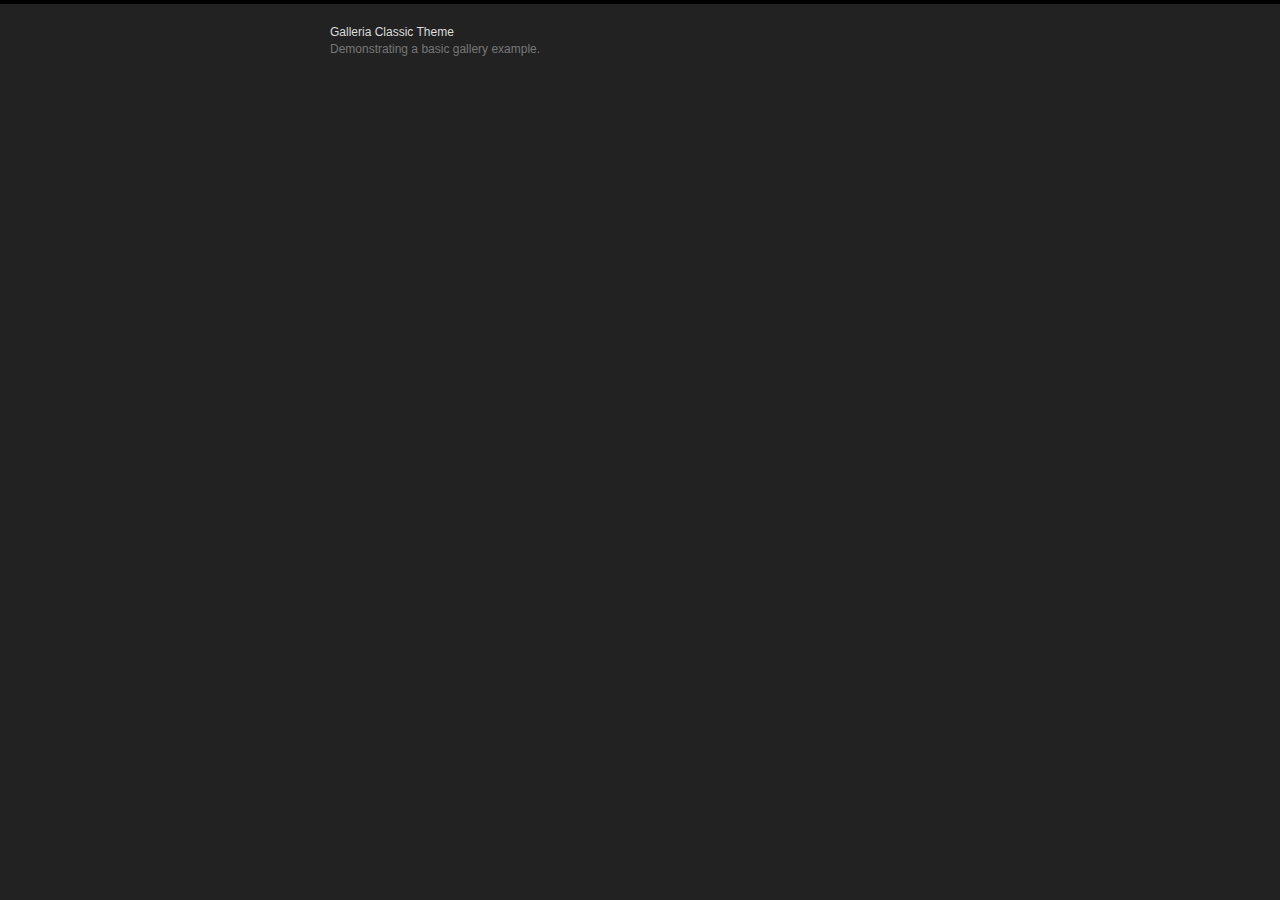
<file: galeria/galleria-1.6.1/dist/themes/classic/demo.html>
<!DOCTYPE html>
<html lang="en">
    <head>
        <meta charset="utf-8">
        <title>Galleria Classic Theme</title>
        <style>

            /* Demo styles */
            html,body{background:#222;margin:0;}
            body{border-top:4px solid #000;}
            .content{color:#777;font:12px/1.4 "helvetica neue",arial,sans-serif;width:620px;margin:20px auto;}
            h1{font-size:12px;font-weight:normal;color:#ddd;margin:0;}
            p{margin:0 0 20px}
            a {color:#22BCB9;text-decoration:none;}
            .galleria-info-description a {color: #bbb;}
            .cred{margin-top:20px;font-size:11px;}

            /* This rule is read by Galleria to define the gallery height: */
            #galleria{height:320px}

        </style>

        <!-- load jQuery -->
        <!-- <script src="https://ajax.googleapis.com/ajax/libs/jquery/3.1.1/jquery.js"></script> -->
        <script src="https://ajax.googleapis.com/ajax/libs/jquery/2.2.4/jquery.js"></script>

        <!-- load Galleria -->
        <script src="../../galleria.js"></script>

    </head>
<body>
    <div class="content">
        <h1>Galleria Classic Theme</h1>
        <p>Demonstrating a basic gallery example.</p>

        <div id="galleria">
            <a href="https://picsum.photos/id/1055/800/500.jpg">
                <img src="https://picsum.photos/id/1055/150/100.jpg"
                     data-description="by &lt;a href=&quot;https://unsplash.com/photos/12rzbJhQ89E&quot;&gt;Neil Thomas&lt;/a&gt; on &lt;a href=&quot;https://unsplash.com&quot;&gt;Unsplash&lt;/a&gt;"
                     data-title="Calm before the storm">
            </a>
            <a href="https://picsum.photos/id/268/800/500.jpg">
                <img src="https://picsum.photos/id/268/150/100.jpg"
                     data-description="by &lt;a href=&quot;https://unsplash.com/photos/vc3ZOCf5BN8&quot;&gt;davide ragusa&lt;/a&gt; on &lt;a href=&quot;https://unsplash.com&quot;&gt;Unsplash&lt;/a&gt;"
                     data-title="Wooden gate at the beach">
            </a>
            <a href="https://picsum.photos/id/35/800/500.jpg">
                <img src="https://picsum.photos/id/35/150/100.jpg"
                     data-description="by &lt;a href=&quot;https://unsplash.com/photos/znM0ujn2RUA&quot;&gt;Shane Colella&lt;/a&gt; on &lt;a href=&quot;https://unsplash.com&quot;&gt;Unsplash&lt;/a&gt;"
                     data-title="Prickly orange needles">
            </a>
            <a href="https://picsum.photos/id/810/800/500.jpg">
                <img src="https://picsum.photos/id/810/150/100.jpg"
                     data-description="by &lt;a href=&quot;https://unsplash.com/photos/5QyPh6O9tfw&quot;&gt;Luís Perdigão&lt;/a&gt; on &lt;a href=&quot;https://unsplash.com&quot;&gt;Unsplash&lt;/a&gt;"
                     data-title="Bridge To Anywhere">
            </a>
            <a href="https://picsum.photos/id/327/800/500.jpg">
                <img src="https://picsum.photos/id/327/150/100.jpg"
                     data-description="by &lt;a href=&quot;https://unsplash.com/photos/Gg7uKdHFb_c&quot;&gt;Ryan Schroeder&lt;/a&gt; on &lt;a href=&quot;https://unsplash.com&quot;&gt;Unsplash&lt;/a&gt;"
                     data-title="Alpine mountains under a clear sky">
            </a>
            <a href="https://picsum.photos/id/241/800/500.jpg">
                <img src="https://picsum.photos/id/241/150/100.jpg"
                     data-description="by &lt;a href=&quot;https://unsplash.com/photos/1Cg7BQXp024&quot;&gt;Sylwia Bartyzel&lt;/a&gt; on &lt;a href=&quot;https://unsplash.com&quot;&gt;Unsplash&lt;/a&gt;"
                     data-title="monochrome wire fence on hill">
            </a>
            <a href="https://picsum.photos/id/874/800/500.jpg">
                <img src="https://picsum.photos/id/874/150/100.jpg"
                     data-description="by &lt;a href=&quot;https://unsplash.com/photos/Cp-LUHPRpWM&quot;&gt;Christopher Campbell&lt;/a&gt; on &lt;a href=&quot;https://unsplash.com&quot;&gt;Unsplash&lt;/a&gt;"
                     data-title="woman underwater in dress">
            </a>
            <a href="https://picsum.photos/id/42/800/500.jpg">
                <img src="https://picsum.photos/id/42/150/100.jpg"
                     data-description="by &lt;a href=&quot;https://unsplash.com/photos/KR2mdHJ5qMg&quot;&gt;Luke Chesser&lt;/a&gt; on &lt;a href=&quot;https://unsplash.com&quot;&gt;Unsplash&lt;/a&gt;"
                     data-title="Coffee in Montreal">
            </a>
            <a href="https://picsum.photos/id/313/800/500.jpg">
                <img src="https://picsum.photos/id/313/150/100.jpg"
                     data-description="by &lt;a href=&quot;https://unsplash.com/photos/4xYgBTYC2-Q&quot;&gt;Sonja Langford&lt;/a&gt; on &lt;a href=&quot;https://unsplash.com&quot;&gt;Unsplash&lt;/a&gt;"
                     data-title="Cloud on the field">
            </a>
            <a href="https://picsum.photos/id/235/800/500.jpg">
                <img src="https://picsum.photos/id/235/150/100.jpg"
                     data-description="by &lt;a href=&quot;https://unsplash.com/photos/TI-B-TNYJMU&quot;&gt;Paul E. Harrer&lt;/a&gt; on &lt;a href=&quot;https://unsplash.com&quot;&gt;Unsplash&lt;/a&gt;"
                     data-title="View from the Langbathsee mountain lake">
            </a>
            <a href="https://vimeo.com/25750735">
                <span class="video">Works for vimeo too.</span>
            </a>
            <a href="https://www.youtube.com/watch?v=PEEXZZ071FE">
                <span class="video">Works for youtube too.</span>
            </a>
        </div>
    </div>

    <script>
    $(function() {
        // Load the classic theme
        Galleria.loadTheme('galleria.classic.js');

        // Initialize Galleria
        Galleria.run('#galleria');
    });
    </script>
    </body>
</html>
</file>
<file: style.css>
* {
    box-sizing:border-box;
}

html {
    padding: 0px;
    margin: 0px;
    min-height: 100%;
    scroll-behavior: smooth;
}

body {
    background-image: url(kepek/hatter.jpg);
    padding: 0px;
    margin: 0px;
    font-family: "myAvatar", "Constantia", 'Times New Roman';

    background-position: center center;
	background-attachment: fixed;
	background-repeat: no-repeat;
	background-size: cover;
}

.container {
   display: flex;
   flex-flow: row wrap;
   justify-content: space-around;

}
.container>*{margin:1%; height:fit-content;}

@font-face {
    font-family: "myAvatar";
    src: url("font/Wellfleet-Regular.ttf");
}
.dark {
    border: 1px whitesmoke solid;
    color: whitesmoke;
    background-color: black;
}


header {
    padding: 30px;
    padding-bottom: 5px;
    margin: 0px;
    /*background-color: #FBEFCA;*/
    text-align: center;
    font-size: 1.5em;
    color: rgb(255, 255, 255);
}

aside {
    color: rgb(223, 169, 20);
    padding: 15px;
    text-align: left;
}

footer {
    background-color: rgb(138, 69, 19);
    color: rgb(255, 255, 255);
    text-align: center;
    font-size: 12px;
    padding: 15px;   
}

/*Menü*/

nav {
    
    padding: 10px;
	display: flex;
}
nav ul {
    display: flex;
    flex-direction: column;
    list-style-type: none;
    margin: auto;
    padding: 5px;
    width: 80%;
}

nav ul li a {
    display:block;
    padding: 10px ;
    background-color: rgba(237, 225, 188, 0.816);
    color: rgb(138, 69, 19);
    border:1px solid rgb(138, 69, 19);
    border-radius: 5px;
    text-align: center;
    text-decoration: none;
    margin: 3px;
    font-size: 20px;
}

nav li a.active {
    background-color: rgb(138, 69, 19);
    color: rgb(245, 235, 206);
}

nav li a:hover {
    background-color: rgb(138, 69, 19);
    color: rgb(245, 235, 206);
}

/*Index*/
img.fejlec {
    height: 100px;
}
img.nyil {
    height: 30px;
    float: right;
    padding-right: 10px;
}
article.szereplok {
    background-color: rgba(237, 225, 188, 0.816);
    padding: 0px;
    width: 90%;
    margin: auto;
    border-radius: 5px;  
    justify-content: center;    
    color: #ffffff;
    text-align: center;
    flex: 1 1 80%;
    margin-bottom: 10px;
        
}
img.cast {
    height: auto;
    width:80%;
    float: none;
    margin:25px;
    padding: 8px 0px;
    
    justify-content: space-around;
    text-align: center;
    flex-direction: column;
    flex-wrap: wrap;
    transition: width 1s, height 1s;
    flex: 1 1;
}
.nagyobb:hover {
    width: 83%;
    height: auto;
    transition: width 1s, height 1s;
}
figure {
    display: flex;
    flex-flow: column wrap;
}
/*Quiz*/
caption {
    background-color: rgba(237, 225, 188, 0.816);
}
table.quiz {
    color: rgb(138, 69, 19);
    background-color: rgba(237, 225, 188, 0.816);
    margin: auto;
    padding: 10px;
    width: 80%;
    font-size: 20px;
    margin-bottom: 10px;
}

td{    
    text-align: left;
    font-size: 20px;
    padding: 5px;
}

td.quiz2 {
    text-align: center;
}

.quizform {
    display: flex;
    flex-flow: column wrap;
}

img.quiz2 {
    width: 60%;
    text-align: center;
}

.quiz_eredmeny {
    text-align: right;
    font-weight: bold;
    
}

td.gombok {
    text-align: center;
}

caption.quiz {
    text-align: center;
    font-size: 26px;
    padding: 20px 0;
    font-weight: bold;
    
}

/*Kérdőív*/
table.kerdoiv {
    color: rgb(138, 69, 19);
    margin: auto;
    padding: 10px;
    width: 80%;
    background-color: rgba(237, 225, 188, 0.816);
    font-size: 20px;
    margin-bottom: 10px;
}
td.kerdoiv {
    text-align: center;
    padding: 15px 25px 15px 25px;
}
caption.kerdoiv {
    text-align: center;
    font-size: 30px;
    padding: 20px 0;
    font-weight: bold;    
}

/*galéria*/
.galleria {
    margin: 5px 25px 10px 25px;
    width: 90vw;
    height: 90vw;   
    background-color: rgba(247, 216, 123, 0.4); 
}
article.galleria {
    height: 400px;
    width: 45%;
    justify-content: space-around;
    padding: 0;
    flex: 1 1 45%;
}
aside.world {
    height: auto;
    width: 75%;
    text-align: justify;
    padding-left: 15px;
    margin-left: 10px;
    padding-right: 15px;
    margin-right: 10px;
    background-color: rgba(237, 225, 188, 0.816);
    border-radius: 5px;
}
.w_viz {
    color: rgba(0, 30, 255, 0.674);
}
.w_fold {
    color: green;
}
.w_tuz {
    color: rgb(180, 6, 6);
}
.w_lev {
    color: rgb(138, 69, 19);
}


/*személyiségteszt*/
table.szemteszt {
    color: rgb(138, 69, 19);
    margin: auto;
    padding: 10px;
    width: 80%;
    background-color: rgba(237, 225, 188, 0.816);
    font-size: 20px;
    margin-bottom: 10px;
    
}
caption.szemteszt {
    font-size: 20px;
    font-weight: bold;
    text-align: left;
    padding: 5px;
    color: rgb(223, 169, 20);
}
.kez {
    float:right;
}
img.szemteszt{
    width: 55%;
    height: auto;
}
td.szemteszt {
    text-align: center;
}
p.teszt_eredmeny {
    font-weight: bold;
    font-size: 26px;
}

@media all and (min-width: 600px) {
    /*tablet*/
    nav ul{
		flex-basis:23%;
        flex-direction: row;
        justify-content: center;
        
    }
    nav ul li a {
        padding: 10px 25px;
    }
    img.cast{
        
        height: auto;
        width:250px;
    }
    .nagyobb:hover {
        width: 48%;
        height: auto;
        transition: width 1s, height 1s;
    }
    table.quiz {
        
        margin: auto;
        padding: 15px;
        width: 80%;
        margin-bottom: 10px;
    }
    .quizform {
        display: flex;
        flex-flow: row wrap;
    }
    img.quiz2 {
        width: 35%;
    }
    aside.world{
        width: 35%;
    }
    
}
@media all and (min-width: 768px) {
    /*számítógép*/
    nav {
        flex-basis: 23%;
        justify-content: center;
        
    }
    nav ul li a {
        padding: 10px 25px;
    }
    nav ul {
        flex-direction: row;
        align-items: center;
    }
    img.cast{
        flex-direction: column;
        flex-wrap: wrap;
        height: auto;
        width:23%;
    }
    .nagyobb:hover {
        width: 25%;
        height: auto;
        transition: width 1s, height 1s;
    }
	table.quiz {
        
        margin: auto;
        padding: 15px;
        width: 80%;
        margin-bottom: 10px;
    }
    .quizform {
        display: flex;
        flex-flow: column wrap;
    }
    img.quiz2 {
        width: 30%;
    }
    aside.world{
        width: 35%;
    }
    
}
</file>
